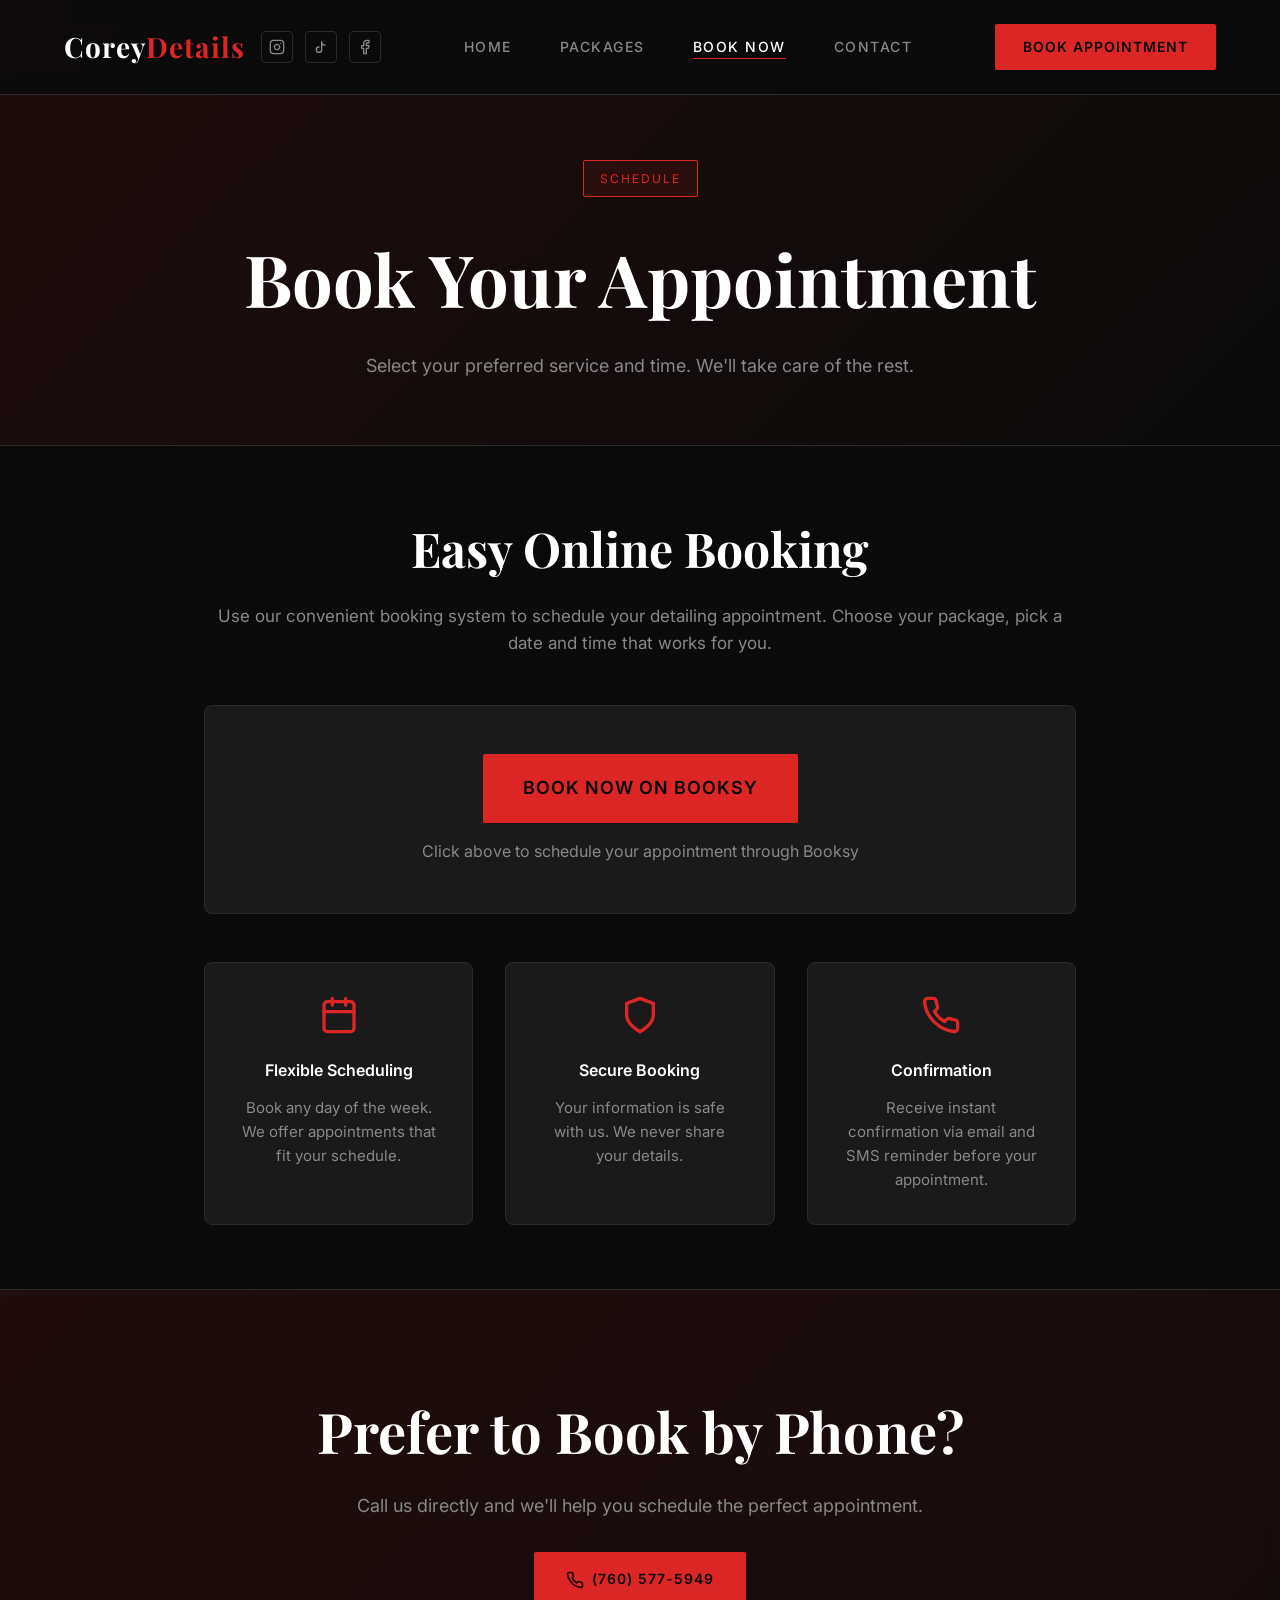
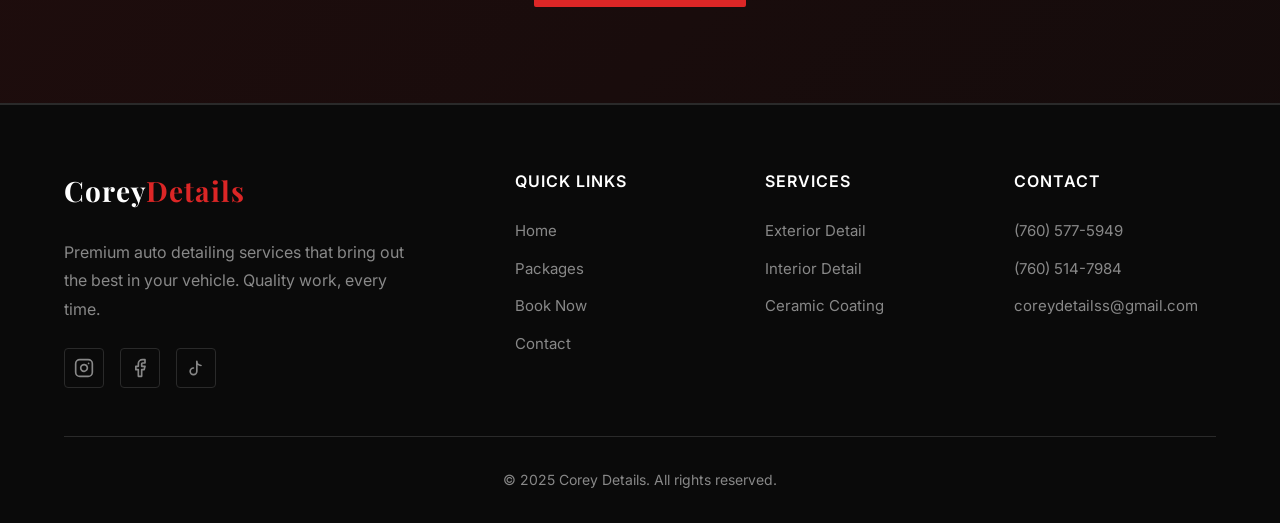
<file: booking/index.html>
<!DOCTYPE html>
<html lang="en">
<head>
  <meta charset="UTF-8">
  <meta name="viewport" content="width=device-width, initial-scale=1.0">
  <title>Book Now | Corey Details</title>
  <meta name="description" content="Book your auto detailing appointment online. Quick and easy scheduling for all our services.">
  <link rel="icon" type="image/png" href="/assets/logo.png">
  <link rel="preconnect" href="https://fonts.googleapis.com">
  <link rel="preconnect" href="https://fonts.gstatic.com" crossorigin>
  <link href="https://fonts.googleapis.com/css2?family=Inter:wght@400;500;600;700&family=Playfair+Display:wght@400;500;600;700&display=swap" rel="stylesheet">
  <link rel="stylesheet" href="../styles.css">
</head>
<body>
  <nav class="navbar">
    <div class="logo-social-container">
      <a href="https://noahespii.github.io" class="logo">Corey<span>Details</span></a>
      <div class="nav-social-links">
        <a href="https://instagram.com/coreydetailss" target="_blank" aria-label="Instagram">
          <svg xmlns="http://www.w3.org/2000/svg" width="16" height="16" viewBox="0 0 24 24" fill="none" stroke="currentColor" stroke-width="2" stroke-linecap="round" stroke-linejoin="round"><rect width="20" height="20" x="2" y="2" rx="5" ry="5"/><path d="M16 11.37A4 4 0 1 1 12.63 8 4 4 0 0 1 16 11.37z"/><line x1="17.5" x2="17.51" y1="6.5" y2="6.5"/></svg>
        </a>
        <a href="https://tiktok.com/@coreydetailss" target="_blank" aria-label="TikTok">
          <svg xmlns="http://www.w3.org/2000/svg" width="16" height="16" viewBox="0 0 24 24" fill="none" stroke="currentColor" stroke-width="2" stroke-linecap="round" stroke-linejoin="round"><path d="M9 12a4 4 0 1 0 4 4V4a5 5 0 0 0 5 5"/></svg>
        </a>
        <a href="https://www.facebook.com/people/Coreydetails/61583374413443/" target="_blank" aria-label="Facebook">
          <svg xmlns="http://www.w3.org/2000/svg" width="16" height="16" viewBox="0 0 24 24" fill="none" stroke="currentColor" stroke-width="2" stroke-linecap="round" stroke-linejoin="round"><path d="M18 2h-3a5 5 0 0 0-5 5v3H7v4h3v8h4v-8h3l1-4h-4V7a1 1 0 0 1 1-1h3z"/></svg>
        </a>
      </div>
    </div>
    <ul class="nav-links">
      <li><a href="https://noahespii.github.io">Home</a></li>
      <li><a href="/packages/">Packages</a></li>
      <li><a href="/booking/" class="active">Book Now</a></li>
      <li><a href="/contact/">Contact</a></li>
    </ul>
    <a href="/booking/" class="nav-cta">Book Appointment</a>
    <div class="menu-toggle">
      <span></span>
      <span></span>
      <span></span>
    </div>
  </nav>

  <header class="page-header">
    <span class="section-tag">Schedule</span>
    <h1>Book Your Appointment</h1>
    <p>Select your preferred service and time. We'll take care of the rest.</p>
  </header>

  <section class="booking-section">
    <div class="booking-intro fade-in">
      <h2>Easy Online Booking</h2>
      <p>Use our convenient booking system to schedule your detailing appointment. Choose your package, pick a date and time that works for you.</p>
    </div>

    <div class="booksy-widget fade-in" style="text-align: center; padding: 3rem 2rem; background: var(--color-bg-secondary); border-radius: 8px; border: 1px solid var(--color-border);">
      <a href="https://coreydetails.booksy.com" class="btn btn-primary" target="_blank" style="font-size: 1.125rem; padding: 1.25rem 2.5rem;">Book Now on Booksy</a>
      <p style="margin-top: 1rem; color: var(--color-text-muted);">Click above to schedule your appointment through Booksy</p>
    </div>

    <div class="booking-info">
      <div class="booking-info-card fade-in">
        <svg xmlns="http://www.w3.org/2000/svg" width="24" height="24" viewBox="0 0 24 24" fill="none" stroke="currentColor" stroke-width="2" stroke-linecap="round" stroke-linejoin="round"><rect width="18" height="18" x="3" y="4" rx="2" ry="2"/><line x1="16" x2="16" y1="2" y2="6"/><line x1="8" x2="8" y1="2" y2="6"/><line x1="3" x2="21" y1="10" y2="10"/></svg>
        <h4>Flexible Scheduling</h4>
        <p>Book any day of the week. We offer appointments that fit your schedule.</p>
      </div>
      <div class="booking-info-card fade-in">
        <svg xmlns="http://www.w3.org/2000/svg" width="24" height="24" viewBox="0 0 24 24" fill="none" stroke="currentColor" stroke-width="2" stroke-linecap="round" stroke-linejoin="round"><path d="M12 22s8-4 8-10V5l-8-3-8 3v7c0 6 8 10 8 10"/></svg>
        <h4>Secure Booking</h4>
        <p>Your information is safe with us. We never share your details.</p>
      </div>
      <div class="booking-info-card fade-in">
        <svg xmlns="http://www.w3.org/2000/svg" width="24" height="24" viewBox="0 0 24 24" fill="none" stroke="currentColor" stroke-width="2" stroke-linecap="round" stroke-linejoin="round"><path d="M22 16.92v3a2 2 0 0 1-2.18 2 19.79 19.79 0 0 1-8.63-3.07 19.5 19.5 0 0 1-6-6 19.79 19.79 0 0 1-3.07-8.67A2 2 0 0 1 4.11 2h3a2 2 0 0 1 2 1.72 12.84 12.84 0 0 0 .7 2.81 2 2 0 0 1-.45 2.11L8.09 9.91a16 16 0 0 0 6 6l1.27-1.27a2 2 0 0 1 2.11-.45 12.84 12.84 0 0 0 2.81.7A2 2 0 0 1 22 16.92z"/></svg>
        <h4>Confirmation</h4>
        <p>Receive instant confirmation via email and SMS reminder before your appointment.</p>
      </div>
    </div>
  </section>

  <section class="cta">
    <div class="cta-content fade-in">
      <h2>Prefer to Book by Phone?</h2>
      <p>Call us directly and we'll help you schedule the perfect appointment.</p>
      <a href="tel:+17605775949" class="btn btn-primary">
        <svg xmlns="http://www.w3.org/2000/svg" width="18" height="18" viewBox="0 0 24 24" fill="none" stroke="currentColor" stroke-width="2" stroke-linecap="round" stroke-linejoin="round"><path d="M22 16.92v3a2 2 0 0 1-2.18 2 19.79 19.79 0 0 1-8.63-3.07 19.5 19.5 0 0 1-6-6 19.79 19.79 0 0 1-3.07-8.67A2 2 0 0 1 4.11 2h3a2 2 0 0 1 2 1.72 12.84 12.84 0 0 0 .7 2.81 2 2 0 0 1-.45 2.11L8.09 9.91a16 16 0 0 0 6 6l1.27-1.27a2 2 0 0 1 2.11-.45 12.84 12.84 0 0 0 2.81.7A2 2 0 0 1 22 16.92z"/></svg>
        (760) 577-5949
      </a>
    </div>
  </section>

  <footer class="footer">
    <div class="footer-main">
      <div class="footer-brand">
        <a href="https://noahespii.github.io" class="logo">Corey<span>Details</span></a>
        <p>Premium auto detailing services that bring out the best in your vehicle. Quality work, every time.</p>
        <div class="social-links">
          <a href="https://instagram.com/coreydetailss" target="_blank" aria-label="Instagram">
            <svg xmlns="http://www.w3.org/2000/svg" width="24" height="24" viewBox="0 0 24 24" fill="none" stroke="currentColor" stroke-width="2" stroke-linecap="round" stroke-linejoin="round"><rect width="20" height="20" x="2" y="2" rx="5" ry="5"/><path d="M16 11.37A4 4 0 1 1 12.63 8 4 4 0 0 1 16 11.37z"/><line x1="17.5" x2="17.51" y1="6.5" y2="6.5"/></svg>
          </a>
          <a href="https://www.facebook.com/people/Coreydetails/61583374413443/" target="_blank" aria-label="Facebook">
            <svg xmlns="http://www.w3.org/2000/svg" width="24" height="24" viewBox="0 0 24 24" fill="none" stroke="currentColor" stroke-width="2" stroke-linecap="round" stroke-linejoin="round"><path d="M18 2h-3a5 5 0 0 0-5 5v3H7v4h3v8h4v-8h3l1-4h-4V7a1 1 0 0 1 1-1h3z"/></svg>
          </a>
          <a href="https://tiktok.com/@coreydetailss" target="_blank" aria-label="TikTok">
            <svg xmlns="http://www.w3.org/2000/svg" width="24" height="24" viewBox="0 0 24 24" fill="none" stroke="currentColor" stroke-width="2" stroke-linecap="round" stroke-linejoin="round"><path d="M9 12a4 4 0 1 0 4 4V4a5 5 0 0 0 5 5"/></svg>
          </a>
        </div>
      </div>
      <div class="footer-column">
        <h4>Quick Links</h4>
        <ul>
          <li><a href="https://noahespii.github.io">Home</a></li>
          <li><a href="/packages/">Packages</a></li>
          <li><a href="/booking/">Book Now</a></li>
          <li><a href="/contact/">Contact</a></li>
        </ul>
      </div>
      <div class="footer-column">
        <h4>Services</h4>
        <ul>
          <li><a href="/packages/">Exterior Detail</a></li>
          <li><a href="/packages/">Interior Detail</a></li>
          <li><a href="/packages/">Ceramic Coating</a></li>
        </ul>
      </div>
      <div class="footer-column">
        <h4>Contact</h4>
        <ul>
          <li><a href="tel:+17605775949">(760) 577-5949</a></li>
          <li><a href="tel:+17605147984">(760) 514-7984</a></li>
          <li><a href="mailto:coreydetailss@gmail.com">coreydetailss@gmail.com</a></li>
        </ul>
      </div>
    </div>
    <div class="footer-bottom">
      <p>&copy; 2025 Corey Details. All rights reserved.</p>
    </div>
  </footer>

  <script src="../main.js"></script>
</body>
</html>
</file>
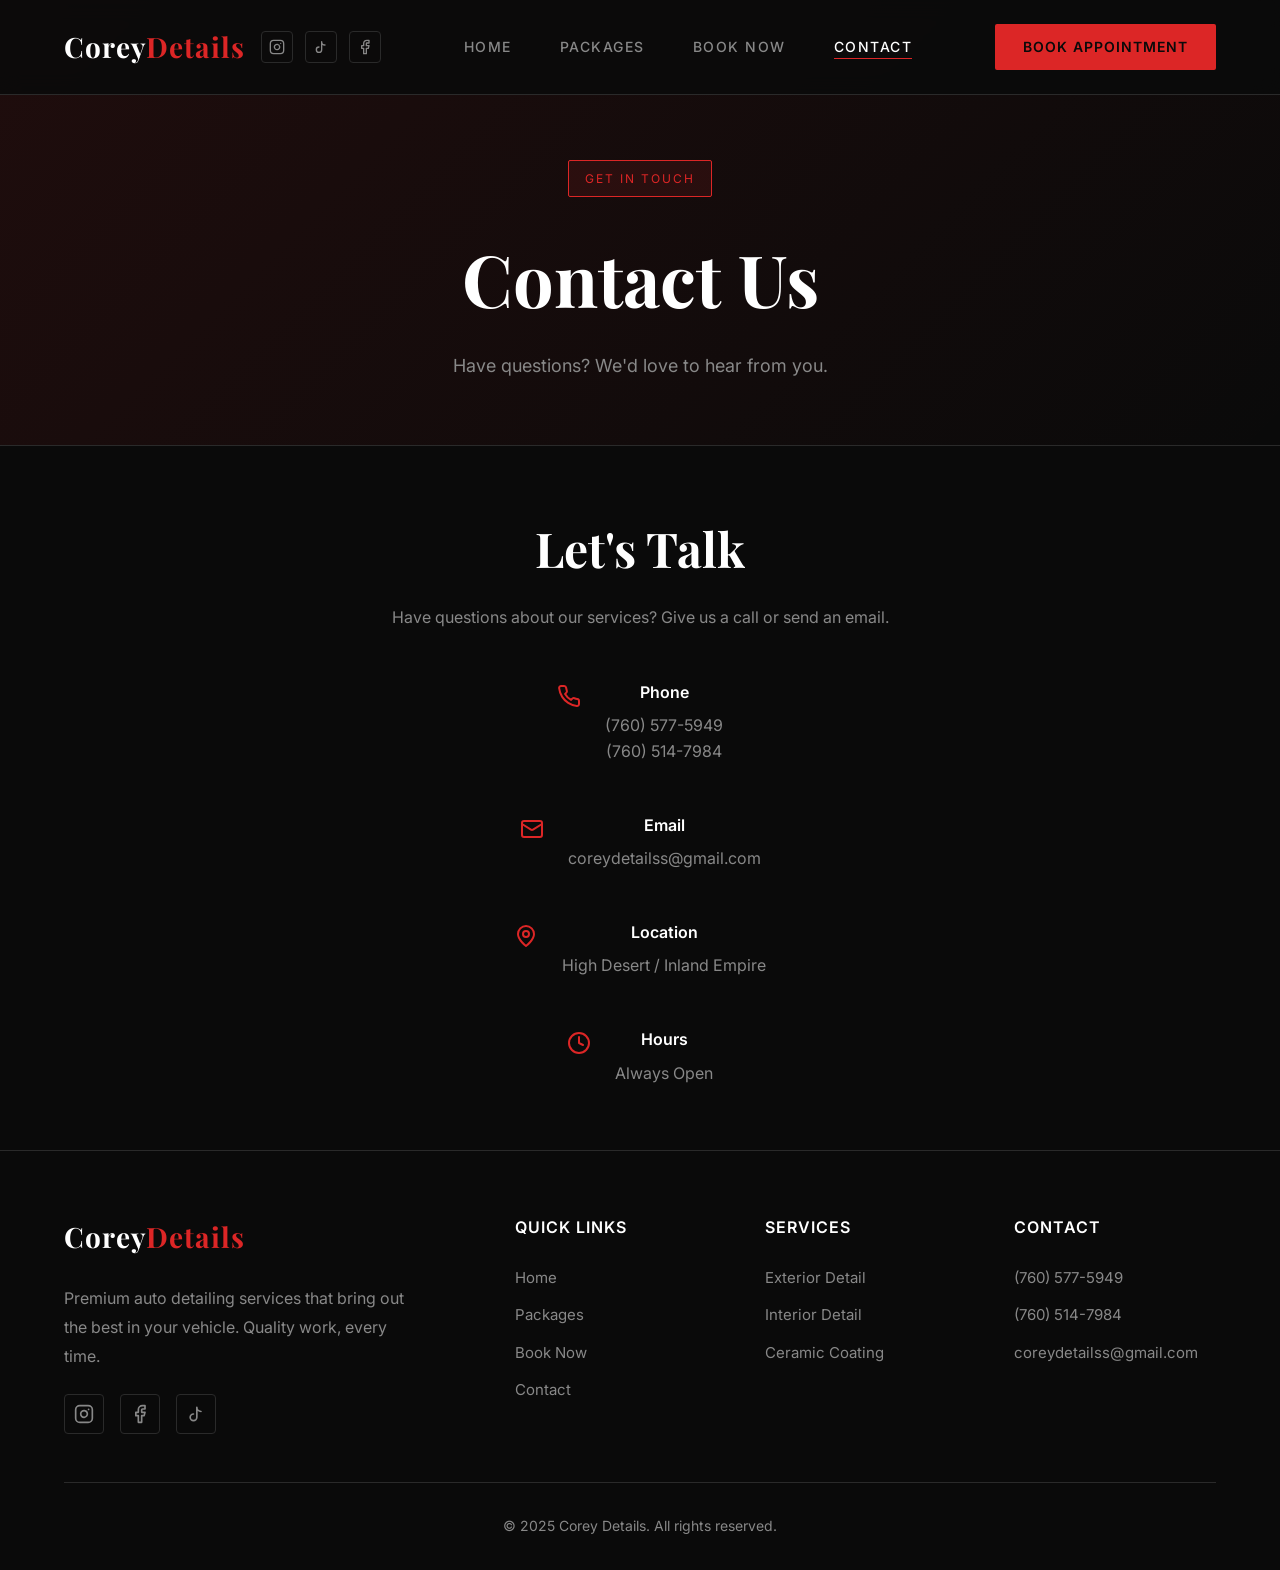
<file: contact/index.html>
<!DOCTYPE html>
<html lang="en">
<head>
  <meta charset="UTF-8">
  <meta name="viewport" content="width=device-width, initial-scale=1.0">
  <title>Contact | Corey Details</title>
  <meta name="description" content="Get in touch with Corey Details. Have questions? We're here to help.">
  <link rel="icon" type="image/png" href="/assets/logo.png">
  <link rel="preconnect" href="https://fonts.googleapis.com">
  <link rel="preconnect" href="https://fonts.gstatic.com" crossorigin>
  <link href="https://fonts.googleapis.com/css2?family=Inter:wght@400;500;600;700&family=Playfair+Display:wght@400;500;600;700&display=swap" rel="stylesheet">
  <link rel="stylesheet" href="../styles.css">
</head>
<body>
  <nav class="navbar">
    <div class="logo-social-container">
      <a href="https://noahespii.github.io" class="logo">Corey<span>Details</span></a>
      <div class="nav-social-links">
        <a href="https://instagram.com/coreydetailss" target="_blank" aria-label="Instagram">
          <svg xmlns="http://www.w3.org/2000/svg" width="16" height="16" viewBox="0 0 24 24" fill="none" stroke="currentColor" stroke-width="2" stroke-linecap="round" stroke-linejoin="round"><rect width="20" height="20" x="2" y="2" rx="5" ry="5"/><path d="M16 11.37A4 4 0 1 1 12.63 8 4 4 0 0 1 16 11.37z"/><line x1="17.5" x2="17.51" y1="6.5" y2="6.5"/></svg>
        </a>
        <a href="https://tiktok.com/@coreydetailss" target="_blank" aria-label="TikTok">
          <svg xmlns="http://www.w3.org/2000/svg" width="16" height="16" viewBox="0 0 24 24" fill="none" stroke="currentColor" stroke-width="2" stroke-linecap="round" stroke-linejoin="round"><path d="M9 12a4 4 0 1 0 4 4V4a5 5 0 0 0 5 5"/></svg>
        </a>
        <a href="https://www.facebook.com/people/Coreydetails/61583374413443/" target="_blank" aria-label="Facebook">
          <svg xmlns="http://www.w3.org/2000/svg" width="16" height="16" viewBox="0 0 24 24" fill="none" stroke="currentColor" stroke-width="2" stroke-linecap="round" stroke-linejoin="round"><path d="M18 2h-3a5 5 0 0 0-5 5v3H7v4h3v8h4v-8h3l1-4h-4V7a1 1 0 0 1 1-1h3z"/></svg>
        </a>
      </div>
    </div>
    <ul class="nav-links">
      <li><a href="https://noahespii.github.io">Home</a></li>
      <li><a href="/packages/">Packages</a></li>
      <li><a href="/booking/">Book Now</a></li>
      <li><a href="/contact/" class="active">Contact</a></li>
    </ul>
    <a href="/booking/" class="nav-cta">Book Appointment</a>
    <div class="menu-toggle">
      <span></span>
      <span></span>
      <span></span>
    </div>
  </nav>

  <header class="page-header">
    <span class="section-tag">Get in Touch</span>
    <h1>Contact Us</h1>
    <p>Have questions? We'd love to hear from you.</p>
  </header>

  <section class="contact-section" style="grid-template-columns: 1fr; max-width: 800px; margin: 0 auto; text-align: center;">
    <div class="contact-info fade-in" style="max-width: 100%;">
      <h2>Let's Talk</h2>
      <p>Have questions about our services? Give us a call or send an email.</p>
      
      <div class="contact-details" style="display: flex; flex-direction: column; align-items: center; gap: 3rem; margin-top: 3rem;">
        <div class="contact-item" style="justify-content: center;">
          <svg xmlns="http://www.w3.org/2000/svg" width="24" height="24" viewBox="0 0 24 24" fill="none" stroke="currentColor" stroke-width="2" stroke-linecap="round" stroke-linejoin="round"><path d="M22 16.92v3a2 2 0 0 1-2.18 2 19.79 19.79 0 0 1-8.63-3.07 19.5 19.5 0 0 1-6-6 19.79 19.79 0 0 1-3.07-8.67A2 2 0 0 1 4.11 2h3a2 2 0 0 1 2 1.72 12.84 12.84 0 0 0 .7 2.81 2 2 0 0 1-.45 2.11L8.09 9.91a16 16 0 0 0 6 6l1.27-1.27a2 2 0 0 1 2.11-.45 12.84 12.84 0 0 0 2.81.7A2 2 0 0 1 22 16.92z"/></svg>
          <div>
            <h4>Phone</h4>
            <p>(760) 577-5949</p>
            <p>(760) 514-7984</p>
          </div>
        </div>
        <div class="contact-item" style="justify-content: center;">
          <svg xmlns="http://www.w3.org/2000/svg" width="24" height="24" viewBox="0 0 24 24" fill="none" stroke="currentColor" stroke-width="2" stroke-linecap="round" stroke-linejoin="round"><rect width="20" height="16" x="2" y="4" rx="2"/><path d="m22 7-8.97 5.7a1.94 1.94 0 0 1-2.06 0L2 7"/></svg>
          <div>
            <h4>Email</h4>
            <p>coreydetailss@gmail.com</p>
          </div>
        </div>
        <div class="contact-item" style="justify-content: center;">
          <svg xmlns="http://www.w3.org/2000/svg" width="24" height="24" viewBox="0 0 24 24" fill="none" stroke="currentColor" stroke-width="2" stroke-linecap="round" stroke-linejoin="round"><path d="M20 10c0 6-8 12-8 12s-8-6-8-12a8 8 0 0 1 16 0Z"/><circle cx="12" cy="10" r="3"/></svg>
          <div>
            <h4>Location</h4>
            <p>High Desert / Inland Empire</p>
          </div>
        </div>
        <div class="contact-item" style="justify-content: center;">
          <svg xmlns="http://www.w3.org/2000/svg" width="24" height="24" viewBox="0 0 24 24" fill="none" stroke="currentColor" stroke-width="2" stroke-linecap="round" stroke-linejoin="round"><circle cx="12" cy="12" r="10"/><polyline points="12 6 12 12 16 14"/></svg>
          <div>
            <h4>Hours</h4>
            <p>Always Open</p>
          </div>
        </div>
      </div>
    </div>
  </section>

  <footer class="footer">
    <div class="footer-main">
      <div class="footer-brand">
        <a href="https://noahespii.github.io" class="logo">Corey<span>Details</span></a>
        <p>Premium auto detailing services that bring out the best in your vehicle. Quality work, every time.</p>
        <div class="social-links">
          <a href="https://instagram.com/coreydetailss" target="_blank" aria-label="Instagram">
            <svg xmlns="http://www.w3.org/2000/svg" width="24" height="24" viewBox="0 0 24 24" fill="none" stroke="currentColor" stroke-width="2" stroke-linecap="round" stroke-linejoin="round"><rect width="20" height="20" x="2" y="2" rx="5" ry="5"/><path d="M16 11.37A4 4 0 1 1 12.63 8 4 4 0 0 1 16 11.37z"/><line x1="17.5" x2="17.51" y1="6.5" y2="6.5"/></svg>
          </a>
          <a href="https://www.facebook.com/people/Coreydetails/61583374413443/" target="_blank" aria-label="Facebook">
            <svg xmlns="http://www.w3.org/2000/svg" width="24" height="24" viewBox="0 0 24 24" fill="none" stroke="currentColor" stroke-width="2" stroke-linecap="round" stroke-linejoin="round"><path d="M18 2h-3a5 5 0 0 0-5 5v3H7v4h3v8h4v-8h3l1-4h-4V7a1 1 0 0 1 1-1h3z"/></svg>
          </a>
          <a href="https://tiktok.com/@coreydetailss" target="_blank" aria-label="TikTok">
            <svg xmlns="http://www.w3.org/2000/svg" width="24" height="24" viewBox="0 0 24 24" fill="none" stroke="currentColor" stroke-width="2" stroke-linecap="round" stroke-linejoin="round"><path d="M9 12a4 4 0 1 0 4 4V4a5 5 0 0 0 5 5"/></svg>
          </a>
        </div>
      </div>
      <div class="footer-column">
        <h4>Quick Links</h4>
        <ul>
          <li><a href="https://noahespii.github.io">Home</a></li>
          <li><a href="/packages/">Packages</a></li>
          <li><a href="/booking/">Book Now</a></li>
          <li><a href="/contact/">Contact</a></li>
        </ul>
      </div>
      <div class="footer-column">
        <h4>Services</h4>
        <ul>
          <li><a href="/packages/">Exterior Detail</a></li>
          <li><a href="/packages/">Interior Detail</a></li>
          <li><a href="/packages/">Ceramic Coating</a></li>
        </ul>
      </div>
      <div class="footer-column">
        <h4>Contact</h4>
        <ul>
          <li><a href="tel:+17605775949">(760) 577-5949</a></li>
          <li><a href="tel:+17605147984">(760) 514-7984</a></li>
          <li><a href="mailto:coreydetailss@gmail.com">coreydetailss@gmail.com</a></li>
        </ul>
      </div>
    </div>
    <div class="footer-bottom">
      <p>&copy; 2025 Corey Details. All rights reserved.</p>
    </div>
  </footer>

  <script src="../main.js"></script>
</body>
</html>
</file>
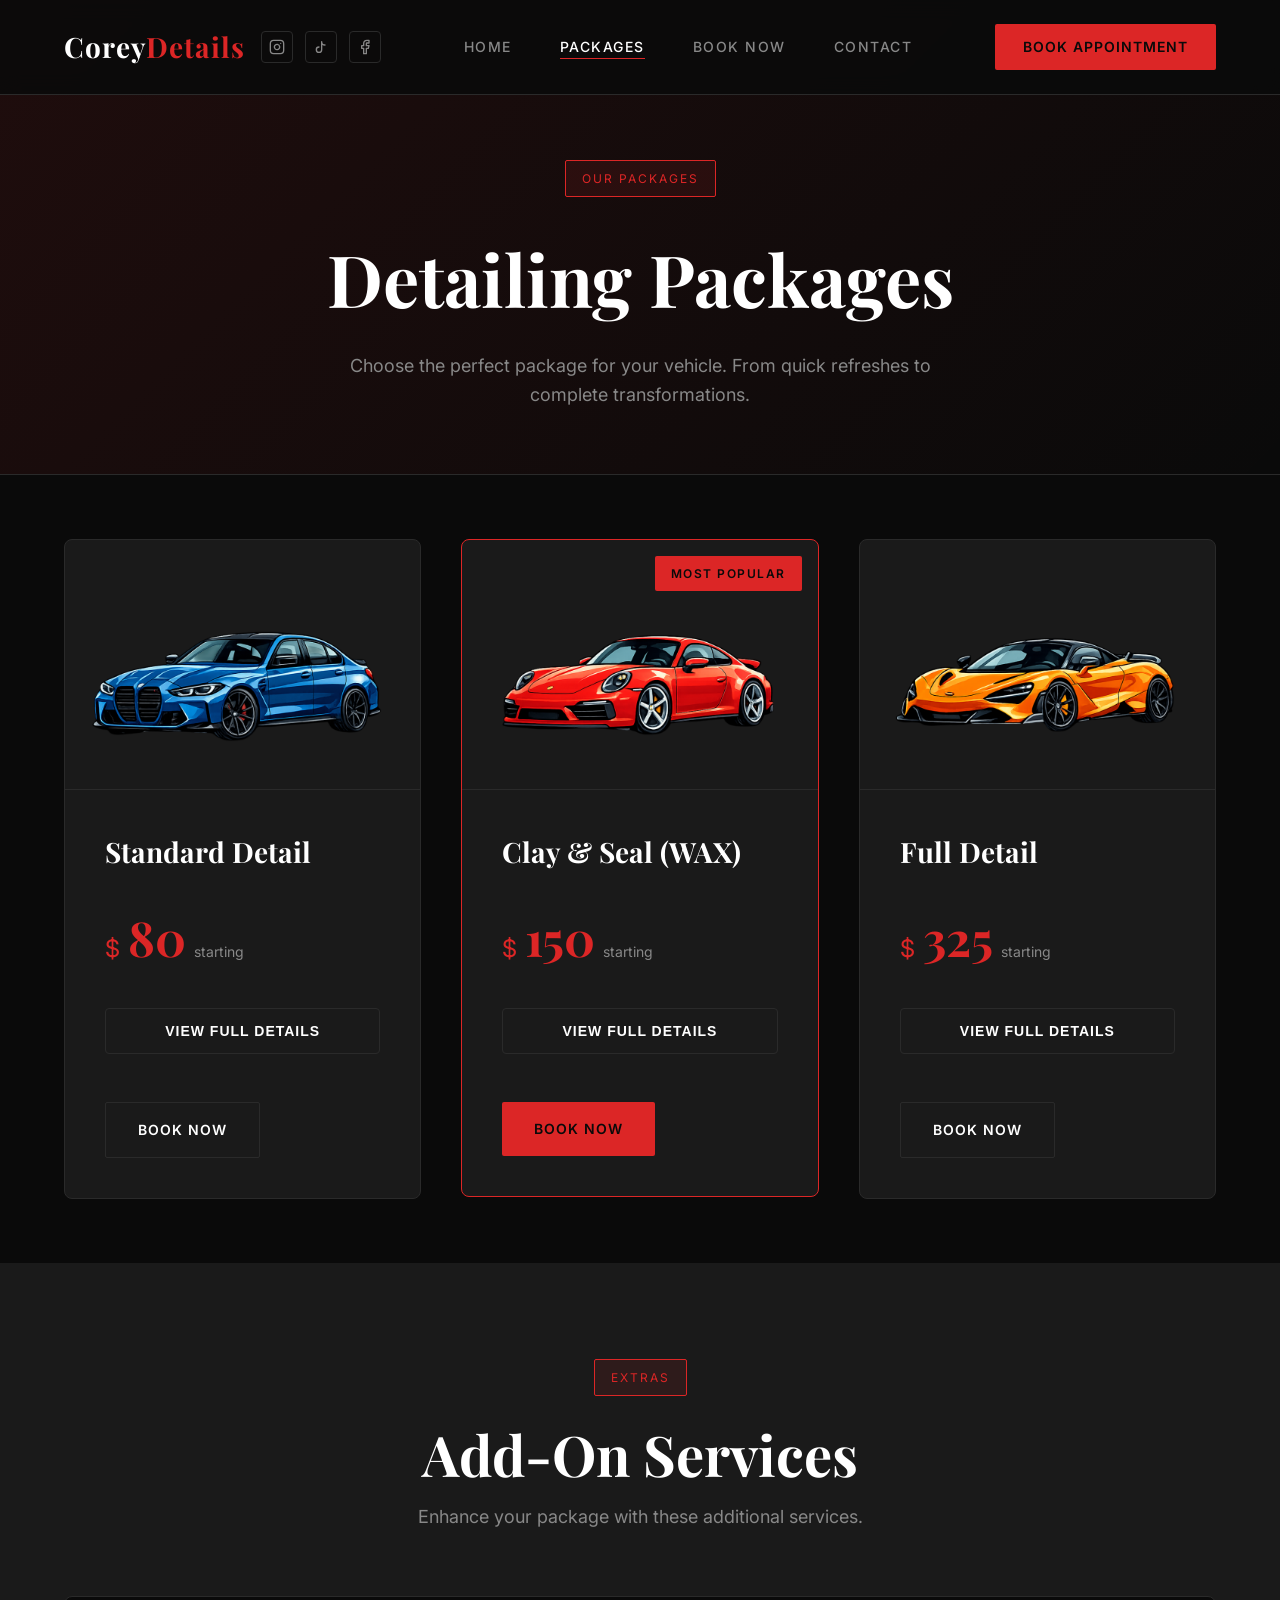
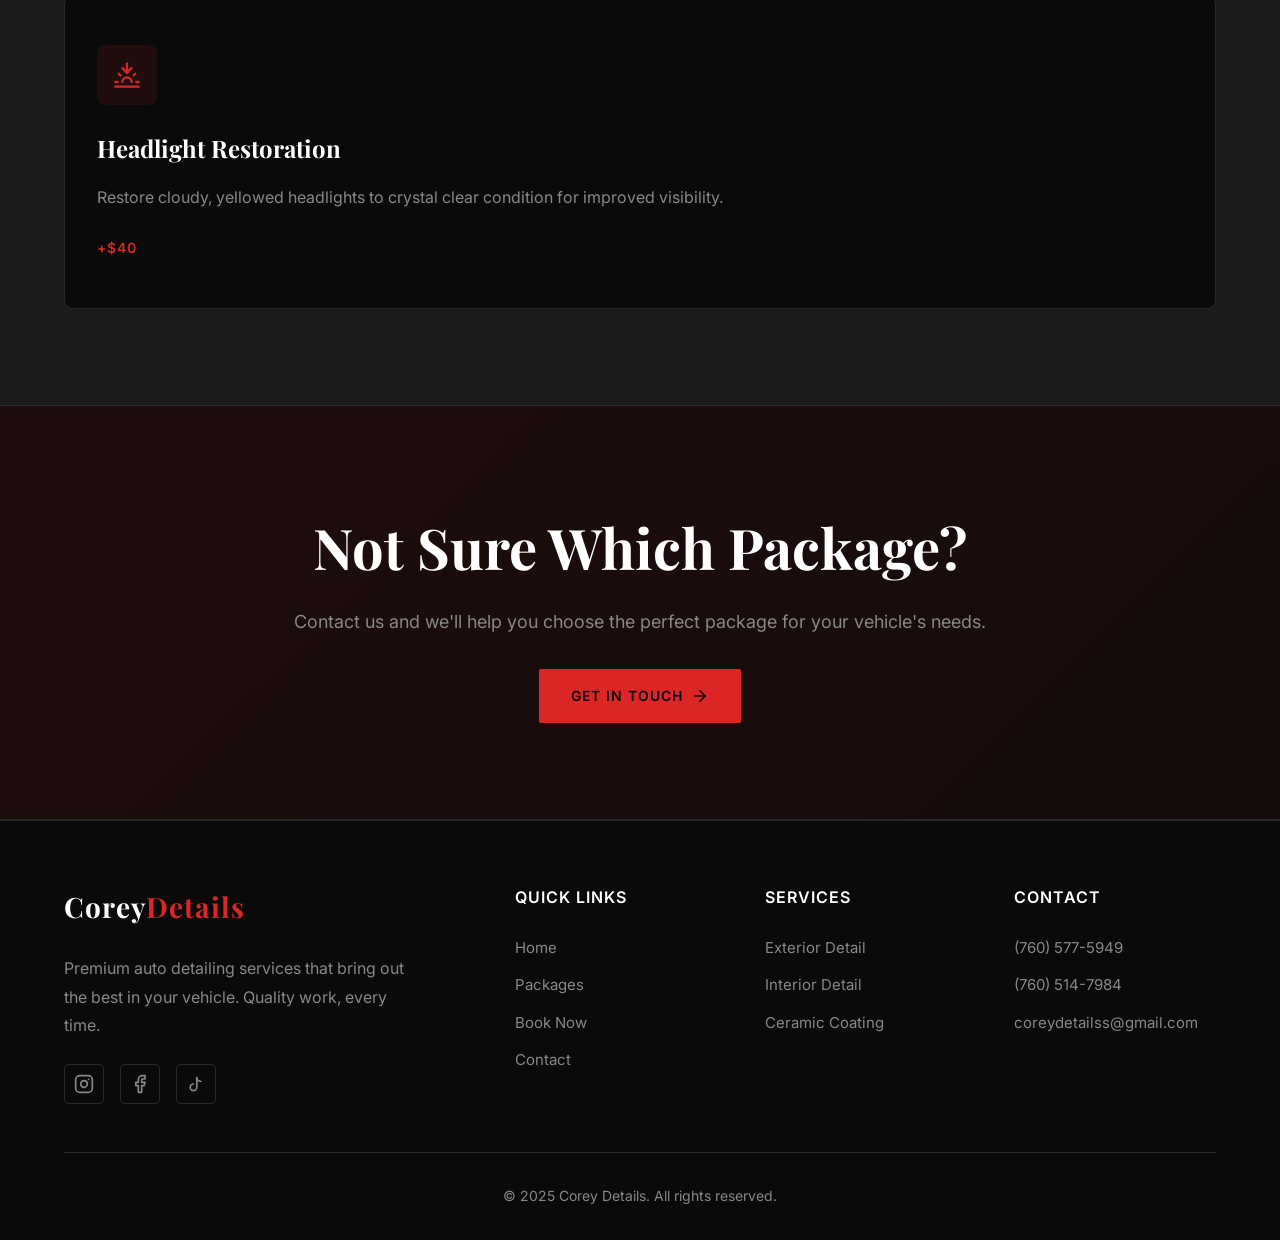
<file: packages/index.html>
<!DOCTYPE html>
<html lang="en">
<head>
  <meta charset="UTF-8">
  <meta name="viewport" content="width=device-width, initial-scale=1.0">
  <title>Packages | Corey Details</title>
  <meta name="description" content="Explore our detailing packages from basic wash to full ceramic coating. Find the perfect package for your vehicle.">
  <link rel="icon" type="image/png" href="/assets/logo.png">
  <link rel="preconnect" href="https://fonts.googleapis.com">
  <link rel="preconnect" href="https://fonts.gstatic.com" crossorigin>
  <link href="https://fonts.googleapis.com/css2?family=Inter:wght@400;500;600;700&family=Playfair+Display:wght@400;500;600;700&display=swap" rel="stylesheet">
  <link rel="stylesheet" href="../styles.css">
</head>
<body>
  <nav class="navbar">
    <div class="logo-social-container">
      <a href="https://noahespii.github.io" class="logo">Corey<span>Details</span></a>
      <div class="nav-social-links">
        <a href="https://instagram.com/coreydetailss" target="_blank" aria-label="Instagram">
          <svg xmlns="http://www.w3.org/2000/svg" width="16" height="16" viewBox="0 0 24 24" fill="none" stroke="currentColor" stroke-width="2" stroke-linecap="round" stroke-linejoin="round"><rect width="20" height="20" x="2" y="2" rx="5" ry="5"/><path d="M16 11.37A4 4 0 1 1 12.63 8 4 4 0 0 1 16 11.37z"/><line x1="17.5" x2="17.51" y1="6.5" y2="6.5"/></svg>
        </a>
        <a href="https://tiktok.com/@coreydetailss" target="_blank" aria-label="TikTok">
          <svg xmlns="http://www.w3.org/2000/svg" width="16" height="16" viewBox="0 0 24 24" fill="none" stroke="currentColor" stroke-width="2" stroke-linecap="round" stroke-linejoin="round"><path d="M9 12a4 4 0 1 0 4 4V4a5 5 0 0 0 5 5"/></svg>
        </a>
        <a href="https://www.facebook.com/people/Coreydetails/61583374413443/" target="_blank" aria-label="Facebook">
          <svg xmlns="http://www.w3.org/2000/svg" width="16" height="16" viewBox="0 0 24 24" fill="none" stroke="currentColor" stroke-width="2" stroke-linecap="round" stroke-linejoin="round"><path d="M18 2h-3a5 5 0 0 0-5 5v3H7v4h3v8h4v-8h3l1-4h-4V7a1 1 0 0 1 1-1h3z"/></svg>
        </a>
      </div>
    </div>
    <ul class="nav-links">
      <li><a href="https://noahespii.github.io">Home</a></li>
      <li><a href="/packages/" class="active">Packages</a></li>
      <li><a href="/booking/">Book Now</a></li>
      <li><a href="/contact/">Contact</a></li>
    </ul>
    <a href="/booking/" class="nav-cta">Book Appointment</a>
    <div class="menu-toggle">
      <span></span>
      <span></span>
      <span></span>
    </div>
  </nav>

  <header class="page-header">
    <span class="section-tag">Our Packages</span>
    <h1>Detailing Packages</h1>
    <p>Choose the perfect package for your vehicle. From quick refreshes to complete transformations.</p>
  </header>

  <section style="padding: 4rem 5%;">
    <div class="packages-grid">
      <div class="package-card fade-in">
        <div class="package-image">
          <img src="../assets/standard.png" alt="Standard Detail Package" onerror="this.src='/placeholder.svg?height=400&width=600'">
        </div>
        <div class="package-content">
          <h3>Standard Detail</h3>
          <div class="package-price">
            <span class="currency">$</span>
            <span class="amount">80</span>
            <span class="starting">starting</span>
          </div>
          <button class="package-details-toggle" onclick="toggleDetails(this)">View Full Details</button>
          <div class="package-details-full">
            <div class="package-section">
              <h4>Exterior</h4>
              <ul>
                <li>Pre-wash</li>
                <li>100% Hand Wash</li>
                <li>Air and Towel Dry</li>
                <li>Wheels & Tires</li>
                <li>Door & Trunk Jambs + Gas Cap</li>
                <li>Ceramic Spray Wax (2-4 Weeks Of Protection)</li>
                <li>Windows Inside and Out</li>
                <li>Tire Shine</li>
              </ul>
            </div>
            <div class="package-section">
              <h4>Interior</h4>
              <ul>
                <li>Blow Out</li>
                <li>Wipe Down</li>
                <li>Vacuum + Trunk (Must Be Empty)</li>
                <li>UV Protection</li>
                <li>Air Freshner (Optional)</li>
              </ul>
            </div>
            <div class="package-pricing-info">
              <h4>Duration: 1-2 Hours</h4>
              <div class="package-pricing-item">
                <span>Couple / Sedan</span>
                <span>$80</span>
              </div>
              <div class="package-pricing-item">
                <span>Small SUV</span>
                <span>$90</span>
              </div>
              <div class="package-pricing-item">
                <span>Large SUV/Truck</span>
                <span>$100</span>
              </div>
              <p class="package-note">* Prices will increase for excessive dirt and staining</p>
            </div>
          </div>
          <a href="/booking/" class="btn btn-secondary">Book Now</a>
        </div>
      </div>

      <div class="package-card featured fade-in">
        <div class="package-badge">Most Popular</div>
        <div class="package-image">
          <img src="../assets/clayandseal.png" alt="Clay & Seal Package" onerror="this.src='/placeholder.svg?height=400&width=600'">
        </div>
        <div class="package-content">
          <h3>Clay & Seal (WAX)</h3>
          <div class="package-price">
            <span class="currency">$</span>
            <span class="amount">150</span>
            <span class="starting">starting</span>
          </div>
          <button class="package-details-toggle" onclick="toggleDetails(this)">View Full Details</button>
          <div class="package-details-full">
            <div class="package-section">
              <h4>Exterior</h4>
              <ul>
                <li>Pre-wash</li>
                <li>100% Hand Wash</li>
                <li>Air and Towel Dry</li>
                <li>Wheels & Tires</li>
                <li>Door & Trunk Jambs + Gas Cap</li>
                <li>Windows Inside and Out</li>
                <li>Tire Shine</li>
                <li>Iron Decontamination</li>
                <li>Claybar Treatment</li>
                <li>Ceramic Sealant (6 Months Of Protection)</li>
              </ul>
            </div>
            <div class="package-section">
              <h4>Interior</h4>
              <ul>
                <li>Blowout</li>
                <li>Vacuum</li>
                <li>UV Protection</li>
                <li>Air Freshener (Optional)</li>
              </ul>
            </div>
            <div class="package-pricing-info">
              <h4>Duration: 1-2 Hours</h4>
              <div class="package-pricing-item">
                <span>Couple / Sedan</span>
                <span>$150</span>
              </div>
              <div class="package-pricing-item">
                <span>Small SUV</span>
                <span>$170</span>
              </div>
              <div class="package-pricing-item">
                <span>Large SUV/Truck</span>
                <span>$200</span>
              </div>
              <p class="package-note">* Prices will increase for excessive dirt and staining</p>
            </div>
          </div>
          <a href="/booking/" class="btn btn-primary">Book Now</a>
        </div>
      </div>

      <div class="package-card fade-in">
        <div class="package-image">
          <img src="../assets/fulldetail.png" alt="Full Detail Package" onerror="this.src='/placeholder.svg?height=400&width=600'">
        </div>
        <div class="package-content">
          <h3>Full Detail</h3>
          <div class="package-price">
            <span class="currency">$</span>
            <span class="amount">325</span>
            <span class="starting">starting</span>
          </div>
          <button class="package-details-toggle" onclick="toggleDetails(this)">View Full Details</button>
          <div class="package-details-full">
            <div class="package-section">
              <h4>Exterior</h4>
              <ul>
                <li>Pre-wash</li>
                <li>100% Hand Wash</li>
                <li>Air and Towel Dry</li>
                <li>Wheels & Tires</li>
                <li>Door & Trunk Jambs + Gas Cap</li>
                <li>Windows Inside and Out</li>
                <li>Tire Shine</li>
                <li>Iron Decontamination</li>
                <li>Claybar Treatment</li>
                <li>Ceramic Sealant (6 Months Of Protection)</li>
              </ul>
            </div>
            <div class="package-section">
              <h4>Interior</h4>
              <ul>
                <li>Blowout</li>
                <li>Vacuum</li>
                <li>UV Protection</li>
                <li>Air Freshener (Optional)</li>
                <li>Steam Clean</li>
                <li>Interior Scrub Down</li>
                <li>Clean Cracks / Crevices</li>
                <li>Shampoo / Hot Water Extractions (Seats, Floor, Mats)</li>
              </ul>
            </div>
            <div class="package-pricing-info">
              <h4>Duration: 2-4 Hours</h4>
              <div class="package-pricing-item">
                <span>Couple / Sedan</span>
                <span>$325</span>
              </div>
              <div class="package-pricing-item">
                <span>Small SUV</span>
                <span>$350</span>
              </div>
              <div class="package-pricing-item">
                <span>Large SUV/Truck</span>
                <span>$375</span>
              </div>
              <p class="package-note">* Prices will increase for excessive dirt and staining</p>
            </div>
          </div>
          <a href="/booking/" class="btn btn-secondary">Book Now</a>
        </div>
      </div>
    </div>
  </section>

  <section class="services">
    <div class="section-header">
      <span class="section-tag">Extras</span>
      <h2>Add-On Services</h2>
      <p>Enhance your package with these additional services.</p>
    </div>
      <div class="service-card fade-in">
        <div class="service-icon">
          <svg xmlns="http://www.w3.org/2000/svg" width="24" height="24" viewBox="0 0 24 24" fill="none" stroke="currentColor" stroke-width="2" stroke-linecap="round" stroke-linejoin="round"><path d="M12 2v8"/><path d="m4.93 10.93 1.41 1.41"/><path d="M2 18h2"/><path d="M20 18h2"/><path d="m19.07 10.93-1.41 1.41"/><path d="M22 22H2"/><path d="m16 6-4 4-4-4"/><path d="M16 18a4 4 0 0 0-8 0"/></svg>
        </div>
        <h3>Headlight Restoration</h3>
        <p>Restore cloudy, yellowed headlights to crystal clear condition for improved visibility.</p>
        <span class="service-link">+$40</span>
      </div>
    </div>
  </section>
  
  <section class="cta">
    <div class="cta-content fade-in">
      <h2>Not Sure Which Package?</h2>
      <p>Contact us and we'll help you choose the perfect package for your vehicle's needs.</p>
      <a href="/contact/" class="btn btn-primary">
        Get in Touch
        <svg xmlns="http://www.w3.org/2000/svg" width="18" height="18" viewBox="0 0 24 24" fill="none" stroke="currentColor" stroke-width="2" stroke-linecap="round" stroke-linejoin="round"><path d="M5 12h14"/><path d="m12 5 7 7-7 7"/></svg>
      </a>
    </div>
  </section>

  <footer class="footer">
    <div class="footer-main">
      <div class="footer-brand">
        <a href="https://noahespii.github.io" class="logo">Corey<span>Details</span></a>
        <p>Premium auto detailing services that bring out the best in your vehicle. Quality work, every time.</p>
        <div class="social-links">
          <a href="https://instagram.com/coreydetailss" target="_blank" aria-label="Instagram">
            <svg xmlns="http://www.w3.org/2000/svg" width="24" height="24" viewBox="0 0 24 24" fill="none" stroke="currentColor" stroke-width="2" stroke-linecap="round" stroke-linejoin="round"><rect width="20" height="20" x="2" y="2" rx="5" ry="5"/><path d="M16 11.37A4 4 0 1 1 12.63 8 4 4 0 0 1 16 11.37z"/><line x1="17.5" x2="17.51" y1="6.5" y2="6.5"/></svg>
          </a>
          <a href="https://www.facebook.com/people/Coreydetails/61583374413443/" target="_blank" aria-label="Facebook">
            <svg xmlns="http://www.w3.org/2000/svg" width="24" height="24" viewBox="0 0 24 24" fill="none" stroke="currentColor" stroke-width="2" stroke-linecap="round" stroke-linejoin="round"><path d="M18 2h-3a5 5 0 0 0-5 5v3H7v4h3v8h4v-8h3l1-4h-4V7a1 1 0 0 1 1-1h3z"/></svg>
          </a>
          <a href="https://tiktok.com/@coreydetailss" target="_blank" aria-label="TikTok">
            <svg xmlns="http://www.w3.org/2000/svg" width="24" height="24" viewBox="0 0 24 24" fill="none" stroke="currentColor" stroke-width="2" stroke-linecap="round" stroke-linejoin="round"><path d="M9 12a4 4 0 1 0 4 4V4a5 5 0 0 0 5 5"/></svg>
          </a>
        </div>
      </div>
      <div class="footer-column">
        <h4>Quick Links</h4>
        <ul>
          <li><a href="https://noahespii.github.io">Home</a></li>
          <li><a href="/packages/">Packages</a></li>
          <li><a href="/booking/">Book Now</a></li>
          <li><a href="/contact/">Contact</a></li>
        </ul>
      </div>
      <div class="footer-column">
        <h4>Services</h4>
        <ul>
          <li><a href="/packages/">Exterior Detail</a></li>
          <li><a href="/packages/">Interior Detail</a></li>
          <li><a href="/packages/">Ceramic Coating</a></li>
        </ul>
      </div>
      <div class="footer-column">
        <h4>Contact</h4>
        <ul>
          <li><a href="tel:+17605775949">(760) 577-5949</a></li>
          <li><a href="tel:+17605147984">(760) 514-7984</a></li>
          <li><a href="mailto:coreydetailss@gmail.com">coreydetailss@gmail.com</a></li>
        </ul>
      </div>
    </div>
    <div class="footer-bottom">
      <p>&copy; 2025 Corey Details. All rights reserved.</p>
    </div>
  </footer>

  <script src="../main.js"></script>
</body>
</html>
</file>
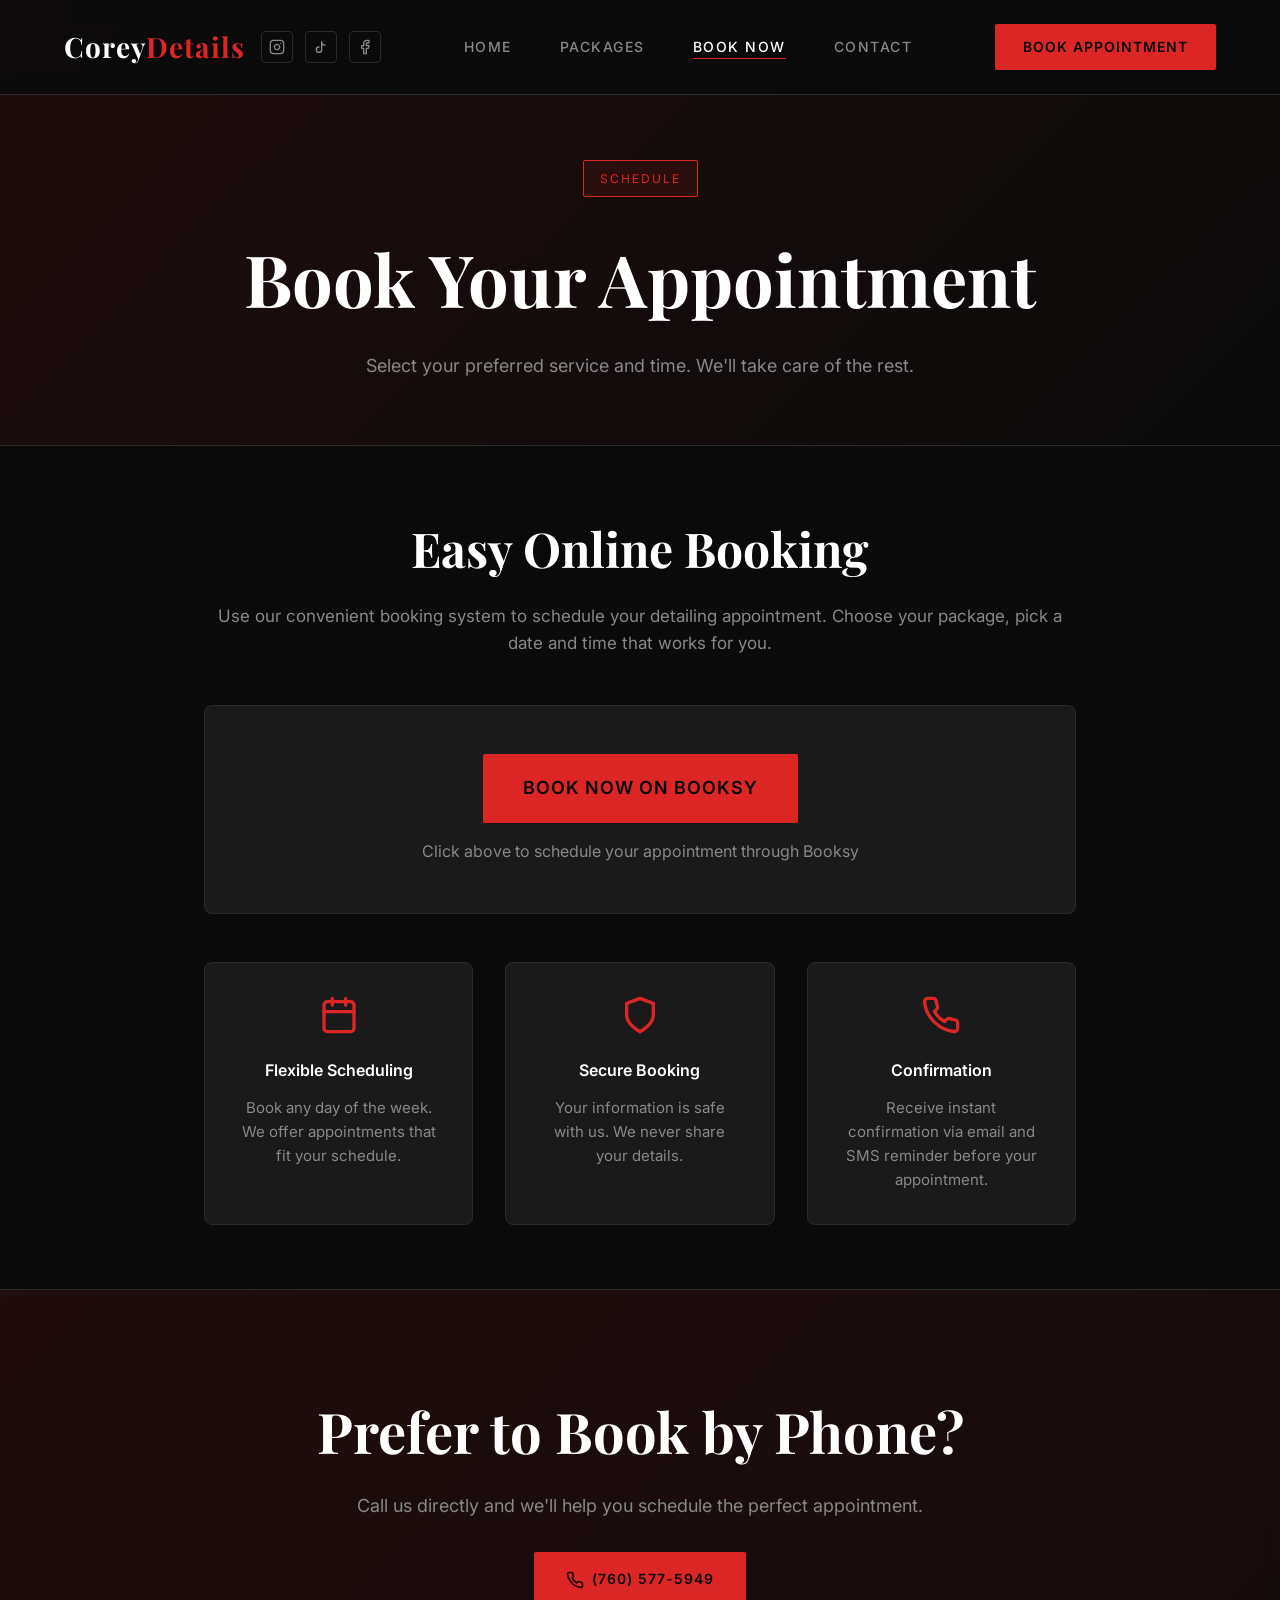
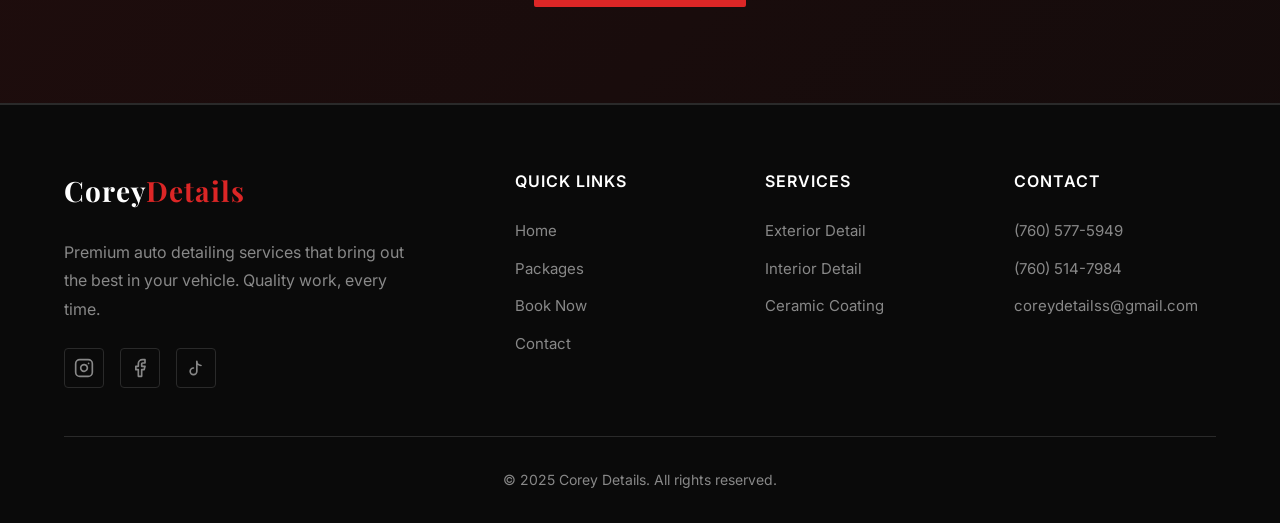
<file: booking/booking.html>
<!DOCTYPE html>
<html lang="en">
<head>
  <meta charset="UTF-8">
  <meta name="viewport" content="width=device-width, initial-scale=1.0">
  <title>Book Now | Corey Details</title>
  <meta name="description" content="Book your auto detailing appointment online. Quick and easy scheduling for all our services.">
  <link rel="icon" type="image/png" href="/assets/logo.png">
  <link rel="preconnect" href="https://fonts.googleapis.com">
  <link rel="preconnect" href="https://fonts.gstatic.com" crossorigin>
  <link href="https://fonts.googleapis.com/css2?family=Inter:wght@400;500;600;700&family=Playfair+Display:wght@400;500;600;700&display=swap" rel="stylesheet">
  <link rel="stylesheet" href="/styles.css">
</head>
<body>
  <nav class="navbar">
    <div class="logo-social-container">
      <a href="https://noahespii.github.io" class="logo">Corey<span>Details</span></a>
      <div class="nav-social-links">
        <a href="https://instagram.com/coreydetailss" target="_blank" aria-label="Instagram">
          <svg xmlns="http://www.w3.org/2000/svg" width="16" height="16" viewBox="0 0 24 24" fill="none" stroke="currentColor" stroke-width="2" stroke-linecap="round" stroke-linejoin="round"><rect width="20" height="20" x="2" y="2" rx="5" ry="5"/><path d="M16 11.37A4 4 0 1 1 12.63 8 4 4 0 0 1 16 11.37z"/><line x1="17.5" x2="17.51" y1="6.5" y2="6.5"/></svg>
        </a>
        <a href="https://tiktok.com/@coreydetailss" target="_blank" aria-label="TikTok">
          <svg xmlns="http://www.w3.org/2000/svg" width="16" height="16" viewBox="0 0 24 24" fill="none" stroke="currentColor" stroke-width="2" stroke-linecap="round" stroke-linejoin="round"><path d="M9 12a4 4 0 1 0 4 4V4a5 5 0 0 0 5 5"/></svg>
        </a>
        <a href="https://www.facebook.com/people/Coreydetails/61583374413443/" target="_blank" aria-label="Facebook">
          <svg xmlns="http://www.w3.org/2000/svg" width="16" height="16" viewBox="0 0 24 24" fill="none" stroke="currentColor" stroke-width="2" stroke-linecap="round" stroke-linejoin="round"><path d="M18 2h-3a5 5 0 0 0-5 5v3H7v4h3v8h4v-8h3l1-4h-4V7a1 1 0 0 1 1-1h3z"/></svg>
        </a>
      </div>
    </div>
    <ul class="nav-links">
      <li><a href="https://noahespii.github.io">Home</a></li>
      <li><a href="/packages">Packages</a></li>
      <li><a href="/booking" class="active">Book Now</a></li>
      <li><a href="/contact">Contact</a></li>
    </ul>
    <a href="/booking" class="nav-cta">Book Appointment</a>
    <div class="menu-toggle">
      <span></span>
      <span></span>
      <span></span>
    </div>
  </nav>

  <header class="page-header">
    <span class="section-tag">Schedule</span>
    <h1>Book Your Appointment</h1>
    <p>Select your preferred service and time. We'll take care of the rest.</p>
  </header>

  <section class="booking-section">
    <div class="booking-intro fade-in">
      <h2>Easy Online Booking</h2>
      <p>Use our convenient booking system to schedule your detailing appointment. Choose your package, pick a date and time that works for you.</p>
    </div>

    <div class="booksy-widget fade-in" style="text-align: center; padding: 3rem 2rem; background: var(--color-bg-secondary); border-radius: 8px; border: 1px solid var(--color-border);">
      <a href="https://coreydetails.booksy.com" class="btn btn-primary" target="_blank" style="font-size: 1.125rem; padding: 1.25rem 2.5rem;">Book Now on Booksy</a>
      <p style="margin-top: 1rem; color: var(--color-text-muted);">Click above to schedule your appointment through Booksy</p>
    </div>

    <div class="booking-info">
      <div class="booking-info-card fade-in">
        <svg xmlns="http://www.w3.org/2000/svg" width="24" height="24" viewBox="0 0 24 24" fill="none" stroke="currentColor" stroke-width="2" stroke-linecap="round" stroke-linejoin="round"><rect width="18" height="18" x="3" y="4" rx="2" ry="2"/><line x1="16" x2="16" y1="2" y2="6"/><line x1="8" x2="8" y1="2" y2="6"/><line x1="3" x2="21" y1="10" y2="10"/></svg>
        <h4>Flexible Scheduling</h4>
        <p>Book any day of the week. We offer appointments that fit your schedule.</p>
      </div>
      <div class="booking-info-card fade-in">
        <svg xmlns="http://www.w3.org/2000/svg" width="24" height="24" viewBox="0 0 24 24" fill="none" stroke="currentColor" stroke-width="2" stroke-linecap="round" stroke-linejoin="round"><path d="M12 22s8-4 8-10V5l-8-3-8 3v7c0 6 8 10 8 10"/></svg>
        <h4>Secure Booking</h4>
        <p>Your information is safe with us. We never share your details.</p>
      </div>
      <div class="booking-info-card fade-in">
        <svg xmlns="http://www.w3.org/2000/svg" width="24" height="24" viewBox="0 0 24 24" fill="none" stroke="currentColor" stroke-width="2" stroke-linecap="round" stroke-linejoin="round"><path d="M22 16.92v3a2 2 0 0 1-2.18 2 19.79 19.79 0 0 1-8.63-3.07 19.5 19.5 0 0 1-6-6 19.79 19.79 0 0 1-3.07-8.67A2 2 0 0 1 4.11 2h3a2 2 0 0 1 2 1.72 12.84 12.84 0 0 0 .7 2.81 2 2 0 0 1-.45 2.11L8.09 9.91a16 16 0 0 0 6 6l1.27-1.27a2 2 0 0 1 2.11-.45 12.84 12.84 0 0 0 2.81.7A2 2 0 0 1 22 16.92z"/></svg>
        <h4>Confirmation</h4>
        <p>Receive instant confirmation via email and SMS reminder before your appointment.</p>
      </div>
    </div>
  </section>

  <section class="cta">
    <div class="cta-content fade-in">
      <h2>Prefer to Book by Phone?</h2>
      <p>Call us directly and we'll help you schedule the perfect appointment.</p>
      <a href="tel:+17605775949" class="btn btn-primary">
        <svg xmlns="http://www.w3.org/2000/svg" width="18" height="18" viewBox="0 0 24 24" fill="none" stroke="currentColor" stroke-width="2" stroke-linecap="round" stroke-linejoin="round"><path d="M22 16.92v3a2 2 0 0 1-2.18 2 19.79 19.79 0 0 1-8.63-3.07 19.5 19.5 0 0 1-6-6 19.79 19.79 0 0 1-3.07-8.67A2 2 0 0 1 4.11 2h3a2 2 0 0 1 2 1.72 12.84 12.84 0 0 0 .7 2.81 2 2 0 0 1-.45 2.11L8.09 9.91a16 16 0 0 0 6 6l1.27-1.27a2 2 0 0 1 2.11-.45 12.84 12.84 0 0 0 2.81.7A2 2 0 0 1 22 16.92z"/></svg>
        (760) 577-5949
      </a>
    </div>
  </section>

  <footer class="footer">
    <div class="footer-main">
      <div class="footer-brand">
        <a href="https://noahespii.github.io" class="logo">Corey<span>Details</span></a>
        <p>Premium auto detailing services that bring out the best in your vehicle. Quality work, every time.</p>
        <div class="social-links">
          <a href="https://instagram.com/coreydetailss" target="_blank" aria-label="Instagram">
            <svg xmlns="http://www.w3.org/2000/svg" width="24" height="24" viewBox="0 0 24 24" fill="none" stroke="currentColor" stroke-width="2" stroke-linecap="round" stroke-linejoin="round"><rect width="20" height="20" x="2" y="2" rx="5" ry="5"/><path d="M16 11.37A4 4 0 1 1 12.63 8 4 4 0 0 1 16 11.37z"/><line x1="17.5" x2="17.51" y1="6.5" y2="6.5"/></svg>
          </a>
          <a href="https://www.facebook.com/people/Coreydetails/61583374413443/" target="_blank" aria-label="Facebook">
            <svg xmlns="http://www.w3.org/2000/svg" width="24" height="24" viewBox="0 0 24 24" fill="none" stroke="currentColor" stroke-width="2" stroke-linecap="round" stroke-linejoin="round"><path d="M18 2h-3a5 5 0 0 0-5 5v3H7v4h3v8h4v-8h3l1-4h-4V7a1 1 0 0 1 1-1h3z"/></svg>
          </a>
          <a href="https://tiktok.com/@coreydetailss" target="_blank" aria-label="TikTok">
            <svg xmlns="http://www.w3.org/2000/svg" width="24" height="24" viewBox="0 0 24 24" fill="none" stroke="currentColor" stroke-width="2" stroke-linecap="round" stroke-linejoin="round"><path d="M9 12a4 4 0 1 0 4 4V4a5 5 0 0 0 5 5"/></svg>
          </a>
        </div>
      </div>
      <div class="footer-column">
        <h4>Quick Links</h4>
        <ul>
          <li><a href="https://noahespii.github.io">Home</a></li>
          <li><a href="/packages">Packages</a></li>
          <li><a href="/booking">Book Now</a></li>
          <li><a href="/contact">Contact</a></li>
        </ul>
      </div>
      <div class="footer-column">
        <h4>Services</h4>
        <ul>
          <li><a href="/packages">Exterior Detail</a></li>
          <li><a href="/packages">Interior Detail</a></li>
          <li><a href="/packages">Ceramic Coating</a></li>
        </ul>
      </div>
      <div class="footer-column">
        <h4>Contact</h4>
        <ul>
          <li><a href="tel:+17605775949">(760) 577-5949</a></li>
          <li><a href="tel:+17605147984">(760) 514-7984</a></li>
          <li><a href="mailto:coreydetailss@gmail.com">coreydetailss@gmail.com</a></li>
        </ul>
      </div>
    </div>
    <div class="footer-bottom">
      <p>&copy; 2025 Corey Details. All rights reserved.</p>
    </div>
  </footer>

  <script src="/main.js"></script>
</body>
</html>
</file>
<file: styles.css>
:root {
  --color-bg: #0a0a0a;
  --color-bg-secondary: #1a1a1a;
  --color-text: #ffffff;
  --color-text-muted: #888888;
  --color-accent: #dc2626;
  --color-accent-hover: rgb(255, 0, 0);
  --color-border: #2a2a2a;
  --font-heading: "Playfair Display", serif;
  --font-body: "Inter", sans-serif;
  --transition: all 0.3s cubic-bezier(0.4, 0, 0.2, 1);
}

*,
*::before,
*::after {
  margin: 0;
  padding: 0;
  box-sizing: border-box;
}

html {
  scroll-behavior: smooth;
}

body {
  font-family: var(--font-body);
  background-color: var(--color-bg);
  color: var(--color-text);
  line-height: 1.6;
  overflow-x: hidden;
}

a {
  text-decoration: none;
  color: inherit;
  transition: var(--transition);
}

img {
  max-width: 100%;
  height: auto;
  display: block;
}

ul {
  list-style: none;
}

.navbar {
  position: fixed;
  top: 0;
  left: 0;
  right: 0;
  z-index: 1000;
  padding: 1.5rem 5%;
  display: flex;
  justify-content: space-between;
  align-items: center;
  background: rgba(10, 10, 10, 0.9);
  backdrop-filter: blur(10px);
  border-bottom: 1px solid var(--color-border);
  transition: var(--transition);
}

.navbar .logo-social-container {
  display: flex;
  align-items: center;
}

.navbar.scrolled {
  padding: 1rem 5%;
  background: rgba(10, 10, 10, 0.98);
}

.logo {
  font-family: var(--font-heading);
  font-size: 1.75rem;
  font-weight: 700;
  letter-spacing: 1px;
}

.logo span {
  color: var(--color-accent);
}

.nav-links {
  display: flex;
  gap: 3rem;
}

.nav-links a {
  font-size: 0.875rem;
  font-weight: 500;
  text-transform: uppercase;
  letter-spacing: 1.5px;
  color: var(--color-text-muted);
  position: relative;
}

.nav-links a::after {
  content: "";
  position: absolute;
  bottom: -4px;
  left: 0;
  width: 0;
  height: 1px;
  background: var(--color-accent);
  transition: var(--transition);
}

.nav-links a:hover,
.nav-links a.active {
  color: var(--color-text);
}

.nav-links a:hover::after,
.nav-links a.active::after {
  width: 100%;
}

.nav-cta {
  padding: 0.75rem 1.75rem;
  background: var(--color-accent);
  color: var(--color-bg);
  font-weight: 600;
  font-size: 0.875rem;
  text-transform: uppercase;
  letter-spacing: 1px;
  border-radius: 2px;
}

.nav-cta:hover {
  background: var(--color-accent-hover);
  transform: translateY(-2px);
}

.menu-toggle {
  display: none;
  flex-direction: column;
  gap: 5px;
  cursor: pointer;
  z-index: 1001;
}

.menu-toggle span {
  width: 25px;
  height: 2px;
  background: var(--color-text);
  transition: var(--transition);
}

.menu-toggle.active span:nth-child(1) {
  transform: rotate(45deg) translate(5px, 5px);
}

.menu-toggle.active span:nth-child(2) {
  opacity: 0;
}

.menu-toggle.active span:nth-child(3) {
  transform: rotate(-45deg) translate(5px, -5px);
}

.nav-social-links {
  display: flex;
  gap: 0.75rem;
  margin-left: 1rem;
}

.nav-social-links a {
  width: 32px;
  height: 32px;
  display: flex;
  align-items: center;
  justify-content: center;
  border: 1px solid var(--color-border);
  border-radius: 4px;
  transition: var(--transition);
}

.nav-social-links a:hover {
  border-color: var(--color-accent);
  background: var(--color-accent);
}

.nav-social-links a:hover svg {
  stroke: var(--color-bg);
}

.nav-social-links svg {
  width: 16px;
  height: 16px;
  stroke: var(--color-text-muted);
  transition: var(--transition);
}

.hero {
  min-height: 100vh;
  display: flex;
  align-items: center;
  justify-content: center;
  position: relative;
  padding: 8rem 5% 4rem;
  overflow: hidden;
}

.hero-bg {
  position: absolute;
  inset: 0;
  z-index: -1;
  overflow: hidden;
}

.hero-bg video,
.hero-bg img {
  width: 100%;
  height: 100%;
  object-fit: cover;
}

.hero-bg video {
  display: block;
  pointer-events: none;
}

.hero-bg video::-webkit-media-controls-container,
.hero-bg video::-webkit-media-controls,
.hero-bg video::-webkit-media-controls-panel,
.hero-bg video::-webkit-media-controls-start-playback-button,
.hero-bg video::-webkit-media-controls-play-button,
.hero-bg video::-webkit-media-controls-overlay-play-button {
  display: none !important;
  -webkit-appearance: none !important;
  opacity: 0 !important;
  pointer-events: none !important;
}

.hero-bg::after {
  content: "";
  position: absolute;
  inset: 0;
  background: rgba(10, 10, 10, 0.7);
  z-index: 1;
}

.hero-content {
  text-align: center;
  max-width: 900px;
  animation: fadeUp 1s ease-out;
  position: relative;
  z-index: 2;
}

.hero-badge {
  display: inline-block;
  padding: 0.5rem 1.25rem;
  background: rgba(220, 38, 38, 0.15);
  border: 1px solid var(--color-accent);
  color: var(--color-accent);
  font-size: 0.75rem;
  text-transform: uppercase;
  letter-spacing: 2px;
  margin-bottom: 2rem;
  border-radius: 2px;
}

.hero h1 {
  font-family: var(--font-heading);
  font-size: clamp(3rem, 8vw, 6rem);
  font-weight: 700;
  line-height: 1.1;
  margin-bottom: 1.5rem;
  letter-spacing: -1px;
}

.hero h1 span {
  color: var(--color-accent);
}

.hero p {
  font-size: 1.125rem;
  color: var(--color-text-muted);
  max-width: 600px;
  margin: 0 auto 2.5rem;
}

.hero-buttons {
  display: flex;
  gap: 1rem;
  justify-content: center;
  flex-wrap: wrap;
}

.btn {
  display: inline-flex;
  align-items: center;
  gap: 0.5rem;
  padding: 1rem 2rem;
  font-weight: 600;
  font-size: 0.875rem;
  text-transform: uppercase;
  letter-spacing: 1px;
  border-radius: 2px;
  cursor: pointer;
  transition: var(--transition);
  border: none;
}

.btn-primary {
  background: var(--color-accent);
  color: var(--color-bg);
}

.btn-primary:hover {
  background: var(--color-accent-hover);
  transform: translateY(-2px);
}

.btn-secondary {
  background: transparent;
  color: var(--color-text);
  border: 1px solid var(--color-border);
}

.btn-secondary:hover {
  border-color: var(--color-accent);
  background: rgba(220, 38, 38, 0.1);
}

.scroll-indicator {
  position: absolute;
  bottom: 2rem;
  left: 50%;
  transform: translateX(-50%);
  display: flex;
  flex-direction: column;
  align-items: center;
  gap: 0.5rem;
  font-size: 0.75rem;
  text-transform: uppercase;
  letter-spacing: 2px;
  color: var(--color-text-muted);
  z-index: 2;
}

.scroll-indicator span {
  width: 1px;
  height: 40px;
  background: linear-gradient(to bottom, var(--color-accent), transparent);
  animation: scrollLine 2s ease-in-out infinite;
}

@keyframes scrollLine {
  0%,
  100% {
    opacity: 0;
    transform: translateY(-10px);
  }
  50% {
    opacity: 1;
    transform: translateY(10px);
  }
}

@keyframes fadeUp {
  from {
    opacity: 0;
    transform: translateY(30px);
  }
  to {
    opacity: 1;
    transform: translateY(0);
  }
}

.section-header {
  text-align: center;
  max-width: 700px;
  margin: 0 auto 4rem;
}

.section-tag {
  display: inline-block;
  padding: 0.5rem 1rem;
  background: rgba(220, 38, 38, 0.1);
  border: 1px solid var(--color-accent);
  color: var(--color-accent);
  font-size: 0.75rem;
  text-transform: uppercase;
  letter-spacing: 2px;
  margin-bottom: 1.5rem;
  border-radius: 2px;
}

.section-header h2 {
  font-family: var(--font-heading);
  font-size: clamp(2.5rem, 5vw, 3.5rem);
  font-weight: 700;
  line-height: 1.2;
  margin-bottom: 1rem;
}

.section-header p {
  font-size: 1.125rem;
  color: var(--color-text-muted);
}

.services {
  padding: 6rem 5%;
  background: var(--color-bg-secondary);
}

.services-grid {
  display: grid;
  grid-template-columns: repeat(auto-fit, minmax(280px, 1fr));
  gap: 2rem;
}

.service-card {
  padding: 3rem 2rem;
  background: var(--color-bg);
  border: 1px solid var(--color-border);
  border-radius: 8px;
  transition: var(--transition);
}

.service-card:hover {
  transform: translateY(-8px);
  border-color: var(--color-accent);
}

.service-icon {
  width: 60px;
  height: 60px;
  display: flex;
  align-items: center;
  justify-content: center;
  background: rgba(220, 38, 38, 0.1);
  border-radius: 8px;
  margin-bottom: 1.5rem;
}

.service-icon svg {
  width: 28px;
  height: 28px;
  stroke: var(--color-accent);
}

.service-card h3 {
  font-family: var(--font-heading);
  font-size: 1.5rem;
  margin-bottom: 1rem;
}

.service-card p {
  color: var(--color-text-muted);
  margin-bottom: 1.5rem;
  line-height: 1.7;
}

.service-link {
  display: inline-flex;
  align-items: center;
  gap: 0.5rem;
  color: var(--color-accent);
  font-weight: 600;
  font-size: 0.875rem;
  text-transform: uppercase;
  letter-spacing: 1px;
}

.service-link svg {
  width: 16px;
  height: 16px;
  transition: var(--transition);
}

.service-link:hover svg {
  transform: translateX(4px);
}

.about {
  display: grid;
  grid-template-columns: 1fr 1fr;
  gap: 4rem;
  align-items: center;
  padding: 6rem 5%;
}

.about-image {
  position: relative;
  overflow: hidden;
  border-radius: 8px;
  border: 1px solid var(--color-border);
}

.about-image img {
  width: 100%;
  height: 100%;
  object-fit: cover;
  transition: var(--transition);
}

.about-image:hover img {
  transform: scale(1.05);
}

.about-content h2 {
  font-family: var(--font-heading);
  font-size: clamp(2rem, 4vw, 3rem);
  margin-bottom: 1.5rem;
}

.about-content p {
  color: var(--color-text-muted);
  margin-bottom: 1.5rem;
  line-height: 1.8;
  font-size: 1.0625rem;
}

.stats {
  display: grid;
  grid-template-columns: repeat(3, 1fr);
  gap: 2rem;
  margin-top: 3rem;
}

.stat {
  text-align: center;
  padding: 2rem 1rem;
  background: var(--color-bg-secondary);
  border: 1px solid var(--color-border);
  border-radius: 8px;
}

.stat h4 {
  font-family: var(--font-heading);
  font-size: 2.5rem;
  color: var(--color-accent);
  margin-bottom: 0.5rem;
}

.stat p {
  color: var(--color-text-muted);
  font-size: 0.875rem;
  text-transform: uppercase;
  letter-spacing: 1px;
}

.testimonials {
  padding: 6rem 5%;
  background: var(--color-bg-secondary);
}

.testimonials-slider {
  max-width: 900px;
  margin: 0 auto;
}

.testimonial {
  padding: 3rem;
  background: var(--color-bg);
  border: 1px solid var(--color-border);
  border-radius: 8px;
  text-align: center;
  transition: var(--transition);
}

.testimonial-text {
  font-size: 1.25rem;
  font-style: italic;
  color: var(--color-text);
  line-height: 1.8;
  margin-bottom: 2rem;
}

.testimonial-author {
  display: flex;
  align-items: center;
  justify-content: center;
  gap: 1rem;
}

.testimonial-author-info h4 {
  font-weight: 600;
  margin-bottom: 0.25rem;
}

.testimonial-author-info p {
  color: var(--color-text-muted);
  font-size: 0.875rem;
}

.testimonial-dots {
  display: flex;
  justify-content: center;
  gap: 0.75rem;
  margin-top: 2rem;
}

.testimonial-dots button {
  width: 12px;
  height: 12px;
  border-radius: 50%;
  background: var(--color-border);
  border: none;
  cursor: pointer;
  transition: var(--transition);
}

.testimonial-dots button.active,
.testimonial-dots button:hover {
  background: var(--color-accent);
}

.gallery {
  padding: 6rem 5%;
}

.gallery-grid {
  display: grid;
  grid-template-columns: repeat(auto-fit, minmax(300px, 1fr));
  gap: 1.5rem;
}

.gallery-item {
  position: relative;
  aspect-ratio: 4 / 3;
  overflow: hidden;
  border-radius: 8px;
  cursor: pointer;
  border: 1px solid var(--color-border);
}

.gallery-item img {
  width: 100%;
  height: 100%;
  object-fit: cover;
  transition: var(--transition);
}

.gallery-overlay {
  position: absolute;
  inset: 0;
  background: rgba(220, 38, 38, 0.9);
  display: flex;
  align-items: center;
  justify-content: center;
  opacity: 0;
  transition: var(--transition);
}

.gallery-overlay svg {
  width: 48px;
  height: 48px;
  stroke: white;
}

.gallery-item:hover img {
  transform: scale(1.1);
}

.gallery-item:hover .gallery-overlay {
  opacity: 1;
}

.cta {
  padding: 6rem 5%;
  background: linear-gradient(135deg, rgba(220, 38, 38, 0.1), rgba(220, 38, 38, 0.05));
  border-top: 1px solid var(--color-border);
  border-bottom: 1px solid var(--color-border);
}

.cta-content {
  text-align: center;
  max-width: 700px;
  margin: 0 auto;
}

.cta-content h2 {
  font-family: var(--font-heading);
  font-size: clamp(2.5rem, 5vw, 3.5rem);
  margin-bottom: 1rem;
}

.cta-content p {
  font-size: 1.125rem;
  color: var(--color-text-muted);
  margin-bottom: 2rem;
}

.footer {
  padding: 4rem 5% 2rem;
  background: var(--color-bg);
  border-top: 1px solid var(--color-border);
}

.footer-main {
  display: grid;
  grid-template-columns: 2fr 1fr 1fr 1fr;
  gap: 3rem;
  margin-bottom: 3rem;
}

.footer-brand {
  max-width: 350px;
}

.footer-brand p {
  margin: 1.5rem 0;
  color: var(--color-text-muted);
  line-height: 1.8;
}

.social-links {
  display: flex;
  gap: 1rem;
}

.social-links a {
  width: 40px;
  height: 40px;
  display: flex;
  align-items: center;
  justify-content: center;
  border: 1px solid var(--color-border);
  border-radius: 4px;
  transition: var(--transition);
}

.social-links a:hover {
  border-color: var(--color-accent);
  background: var(--color-accent);
}

.social-links a:hover svg {
  stroke: var(--color-bg);
}

.social-links svg {
  width: 20px;
  height: 20px;
  stroke: var(--color-text-muted);
  transition: var(--transition);
}

.footer-column h4 {
  font-size: 1rem;
  font-weight: 600;
  margin-bottom: 1.5rem;
  text-transform: uppercase;
  letter-spacing: 1px;
}

.footer-column ul {
  display: flex;
  flex-direction: column;
  gap: 0.75rem;
}

.footer-column a {
  color: var(--color-text-muted);
  font-size: 0.9375rem;
  transition: var(--transition);
}

.footer-column a:hover {
  color: var(--color-accent);
}

.footer-bottom {
  text-align: center;
  padding-top: 2rem;
  border-top: 1px solid var(--color-border);
  color: var(--color-text-muted);
  font-size: 0.875rem;
}

.page-header {
  padding: 10rem 5% 4rem;
  text-align: center;
  background: linear-gradient(135deg, rgba(220, 38, 38, 0.1), transparent);
  border-bottom: 1px solid var(--color-border);
}

.page-header h1 {
  font-family: var(--font-heading);
  font-size: clamp(3rem, 6vw, 4.5rem);
  margin-bottom: 1rem;
}

.page-header p {
  font-size: 1.125rem;
  color: var(--color-text-muted);
  max-width: 600px;
  margin: 0 auto;
}

.packages-grid {
  display: grid;
  grid-template-columns: repeat(auto-fit, minmax(320px, 1fr));
  gap: 2.5rem;
  max-width: 1200px;
  margin: 0 auto;
  align-items: start;
}

.package-card {
  background: var(--color-bg-secondary);
  border: 1px solid var(--color-border);
  border-radius: 8px;
  overflow: hidden;
  transition: var(--transition);
}

.package-card.featured {
  border-color: var(--color-accent);
  transform: scale(1.05);
}

.package-card:hover {
  transform: translateY(-8px);
  border-color: var(--color-accent);
}

.package-card.featured:hover {
  transform: scale(1.08);
}

/* Added package badge style for Most Popular indicator */
.package-badge {
  position: absolute;
  top: 1rem;
  right: 1rem;
  padding: 0.5rem 1rem;
  background: var(--color-accent);
  color: var(--color-bg);
  font-size: 0.75rem;
  font-weight: 600;
  text-transform: uppercase;
  letter-spacing: 1.5px;
  border-radius: 2px;
  z-index: 10;
}

.package-image {
  height: 250px;
  overflow: hidden;
  border-bottom: 1px solid var(--color-border);
  position: relative;
}

.package-card:hover .package-image img {
  transform: scale(1.1);
}

.package-content {
  padding: 2.5rem;
}

.package-content h3 {
  font-family: var(--font-heading);
  font-size: 1.75rem;
  margin-bottom: 1.5rem;
}

.package-price {
  display: flex;
  align-items: baseline;
  gap: 0.5rem;
  margin-bottom: 2rem;
}

.package-price .currency {
  font-size: 1.5rem;
  color: var(--color-accent);
}

.package-price .amount {
  font-family: var(--font-heading);
  font-size: 3rem;
  font-weight: 700;
  color: var(--color-accent);
}

.package-price .starting {
  color: var(--color-text-muted);
  font-size: 0.875rem;
}

.package-details-toggle {
  width: 100%;
  padding: 0.875rem 1.5rem;
  margin-bottom: 1.5rem;
  background: transparent;
  border: 1px solid var(--color-border);
  color: var(--color-text);
  font-weight: 600;
  font-size: 0.875rem;
  text-transform: uppercase;
  letter-spacing: 1px;
  border-radius: 4px;
  cursor: pointer;
  transition: var(--transition);
}

.package-details-toggle:hover {
  border-color: var(--color-accent);
  background: rgba(220, 38, 38, 0.1);
}

.package-details-full {
  max-height: 0;
  overflow: hidden;
  opacity: 0;
  margin-bottom: 1.5rem;
  transition: max-height 0.4s ease, opacity 0.3s ease, padding 0.3s ease;
  padding: 0;
}

.package-details-full.active {
  max-height: 2500px;
  opacity: 1;
  padding-bottom: 1.5rem;
}

.package-section {
  margin-bottom: 1.5rem;
}

.package-section h4 {
  font-size: 1rem;
  font-weight: 600;
  margin-bottom: 0.75rem;
  color: var(--color-accent);
  text-transform: uppercase;
  letter-spacing: 1px;
}

.package-section ul {
  list-style: none;
  padding-left: 0;
}

.package-section ul li {
  padding: 0.5rem 0;
  padding-left: 1.5rem;
  position: relative;
  color: var(--color-text-muted);
}

.package-section ul li::before {
  content: "✓";
  position: absolute;
  left: 0;
  color: var(--color-accent);
  font-weight: bold;
}

.package-pricing-info {
  margin-top: 1.5rem;
  padding: 1.5rem;
  background: var(--color-bg);
  border: 1px solid var(--color-border);
  border-radius: 4px;
}

.package-pricing-info h4 {
  font-size: 0.875rem;
  font-weight: 600;
  margin-bottom: 1rem;
  text-transform: uppercase;
  letter-spacing: 1px;
}

.package-pricing-item {
  display: flex;
  justify-content: space-between;
  padding: 0.5rem 0;
  border-bottom: 1px solid var(--color-border);
}

.package-pricing-item:last-of-type {
  border-bottom: none;
}

.package-pricing-item span:first-child {
  color: var(--color-text-muted);
}

.package-pricing-item span:last-child {
  color: var(--color-accent);
  font-weight: 600;
}

.package-note {
  margin-top: 1rem;
  font-size: 0.875rem;
  color: var(--color-text-muted);
  font-style: italic;
}

.contact-section {
  padding: 4rem 5%;
  display: grid;
  grid-template-columns: 1fr 1fr;
  gap: 4rem;
}

.contact-info h2 {
  font-family: var(--font-heading);
  font-size: clamp(2rem, 4vw, 3rem);
  margin-bottom: 1rem;
}

.contact-info > p {
  color: var(--color-text-muted);
  margin-bottom: 2rem;
  line-height: 1.8;
}

.contact-details {
  display: flex;
  flex-direction: column;
  gap: 2rem;
}

.contact-item {
  display: flex;
  gap: 1.5rem;
  align-items: flex-start;
}

.contact-item svg {
  width: 24px;
  height: 24px;
  stroke: var(--color-accent);
  flex-shrink: 0;
  margin-top: 4px;
}

.contact-item h4 {
  font-weight: 600;
  margin-bottom: 0.5rem;
}

.contact-item p {
  color: var(--color-text-muted);
  line-height: 1.6;
}

.contact-form h2 {
  font-family: var(--font-heading);
  font-size: clamp(2rem, 4vw, 3rem);
  margin-bottom: 2rem;
}

.form-group {
  margin-bottom: 1.5rem;
}

.form-group label {
  display: block;
  margin-bottom: 0.5rem;
  font-weight: 500;
  font-size: 0.875rem;
  text-transform: uppercase;
  letter-spacing: 1px;
}

.form-group input,
.form-group textarea,
.form-group select {
  width: 100%;
  padding: 1rem;
  background: var(--color-bg-secondary);
  border: 1px solid var(--color-border);
  border-radius: 4px;
  color: var(--color-text);
  font-family: var(--font-body);
  font-size: 1rem;
  transition: var(--transition);
}

.form-group input:focus,
.form-group textarea:focus,
.form-group select:focus {
  outline: none;
  border-color: var(--color-accent);
}

.form-group textarea {
  resize: vertical;
  min-height: 150px;
}

.booking-section {
  padding: 4rem 5%;
  max-width: 1000px;
  margin: 0 auto;
}

.booking-intro {
  text-align: center;
  margin-bottom: 3rem;
}

.booking-intro h2 {
  font-family: var(--font-heading);
  font-size: clamp(2rem, 4vw, 3rem);
  margin-bottom: 1rem;
}

.booking-intro p {
  color: var(--color-text-muted);
  font-size: 1.0625rem;
}

.booking-info {
  display: grid;
  grid-template-columns: repeat(auto-fit, minmax(250px, 1fr));
  gap: 2rem;
  margin-top: 3rem;
}

.booking-info-card {
  padding: 2rem;
  background: var(--color-bg-secondary);
  border: 1px solid var(--color-border);
  border-radius: 8px;
  text-align: center;
}

.booking-info-card svg {
  width: 40px;
  height: 40px;
  stroke: var(--color-accent);
  margin: 0 auto 1rem;
}

.booking-info-card h4 {
  font-weight: 600;
  margin-bottom: 0.75rem;
}

.booking-info-card p {
  color: var(--color-text-muted);
  font-size: 0.9375rem;
  line-height: 1.6;
}

.fade-in {
  opacity: 0;
  transform: translateY(30px);
  transition: opacity 0.6s ease, transform 0.6s ease;
}

.fade-in.visible {
  opacity: 1;
  transform: translateY(0);
}

/* Added lightbox styles for full-screen image viewing */
.lightbox {
  display: none;
  position: fixed;
  inset: 0;
  background: rgba(0, 0, 0, 0.95);
  z-index: 10000;
  align-items: center;
  justify-content: center;
}

.lightbox.active {
  display: flex;
}

.lightbox img {
  max-width: 90vw;
  max-height: 90vh;
  object-fit: contain;
  border-radius: 4px;
}

.lightbox-close {
  position: absolute;
  top: 2rem;
  right: 2rem;
  width: 50px;
  height: 50px;
  background: rgba(255, 255, 255, 0.1);
  border: 1px solid rgba(255, 255, 255, 0.2);
  color: white;
  font-size: 2.5rem;
  border-radius: 4px;
  cursor: pointer;
  transition: var(--transition);
  display: flex;
  align-items: center;
  justify-content: center;
  line-height: 1;
}

.lightbox-close:hover {
  background: var(--color-accent);
  border-color: var(--color-accent);
}

.lightbox-prev,
.lightbox-next {
  position: absolute;
  top: 50%;
  transform: translateY(-50%);
  width: 50px;
  height: 50px;
  background: rgba(255, 255, 255, 0.1);
  border: 1px solid rgba(255, 255, 255, 0.2);
  color: white;
  font-size: 3rem;
  border-radius: 4px;
  cursor: pointer;
  transition: var(--transition);
  display: flex;
  align-items: center;
  justify-content: center;
  line-height: 1;
}

.lightbox-prev {
  left: 2rem;
}

.lightbox-next {
  right: 2rem;
}

.lightbox-prev:hover,
.lightbox-next:hover {
  background: var(--color-accent);
  border-color: var(--color-accent);
}

@media (max-width: 1024px) {
  .navbar {
    padding: 1.5rem 3%;
  }

  .nav-links {
    position: fixed;
    top: 0;
    right: -100%;
    width: 300px;
    height: 100vh;
    background: var(--color-bg);
    flex-direction: column;
    justify-content: center;
    align-items: center;
    gap: 2rem;
    border-left: 1px solid var(--color-border);
    transition: right 0.4s ease;
    z-index: 999;
  }

  .nav-links.active {
    right: 0;
  }

  .nav-cta {
    display: none;
  }

  .menu-toggle {
    display: flex;
  }

  .about {
    grid-template-columns: 1fr;
    gap: 3rem;
  }

  .footer-main {
    grid-template-columns: repeat(2, 1fr);
    gap: 2rem;
  }

  .contact-section {
    grid-template-columns: 1fr;
    gap: 3rem;
  }

  .services-grid,
  .packages-grid {
    grid-template-columns: 1fr;
  }

  .stats {
    grid-template-columns: repeat(auto-fit, minmax(150px, 1fr));
  }
}

@media (max-width: 768px) {
  .navbar {
    padding: 1rem 5%;
  }

  .logo {
    font-size: 1.5rem;
  }

  .nav-social-links {
    margin-left: 0.5rem;
    gap: 0.5rem;
  }

  .nav-social-links a {
    width: 28px;
    height: 28px;
  }

  .hero {
    padding: 6rem 5% 4rem;
  }

  .hero h1 {
    font-size: clamp(2.5rem, 10vw, 4rem);
  }

  .hero p {
    font-size: 1rem;
  }

  .services,
  .gallery,
  .testimonials,
  .cta {
    padding: 4rem 5%;
  }

  .section-header h2 {
    font-size: clamp(2rem, 6vw, 2.5rem);
  }

  .service-card {
    padding: 2rem 1.5rem;
  }

  .stats {
    grid-template-columns: 1fr;
    gap: 1.5rem;
  }

  .gallery-grid {
    grid-template-columns: 1fr;
  }

  .testimonial {
    padding: 2rem 1.5rem;
  }

  .testimonial-text {
    font-size: 1.0625rem;
  }

  .footer-main {
    grid-template-columns: 1fr;
    gap: 2rem;
  }

  .footer-brand {
    max-width: 100%;
  }

  .page-header {
    padding: 8rem 5% 3rem;
  }

  .packages-grid {
    grid-template-columns: 1fr;
  }

  .package-card.featured {
    transform: scale(1);
  }

  .package-card.featured:hover {
    transform: translateY(-8px);
  }

  .booking-info {
    grid-template-columns: 1fr;
  }

  .hero-buttons {
    flex-direction: column;
    width: 100%;
  }

  .hero-buttons .btn {
    width: 100%;
    justify-content: center;
  }

  .scroll-indicator {
    display: none;
  }
}

@media (max-width: 480px) {
  .navbar {
    padding: 1rem 4%;
  }

  .logo {
    font-size: 1.25rem;
  }

  .nav-social-links {
    display: none;
  }

  .hero {
    padding: 5rem 4% 3rem;
  }

  .services,
  .gallery,
  .testimonials,
  .cta {
    padding: 3rem 4%;
  }

  .service-card {
    padding: 1.5rem 1rem;
  }

  .package-content {
    padding: 2rem 1.5rem;
  }

  .testimonial {
    padding: 1.5rem 1rem;
  }

  .footer {
    padding: 3rem 4% 2rem;
  }
}
</file>
